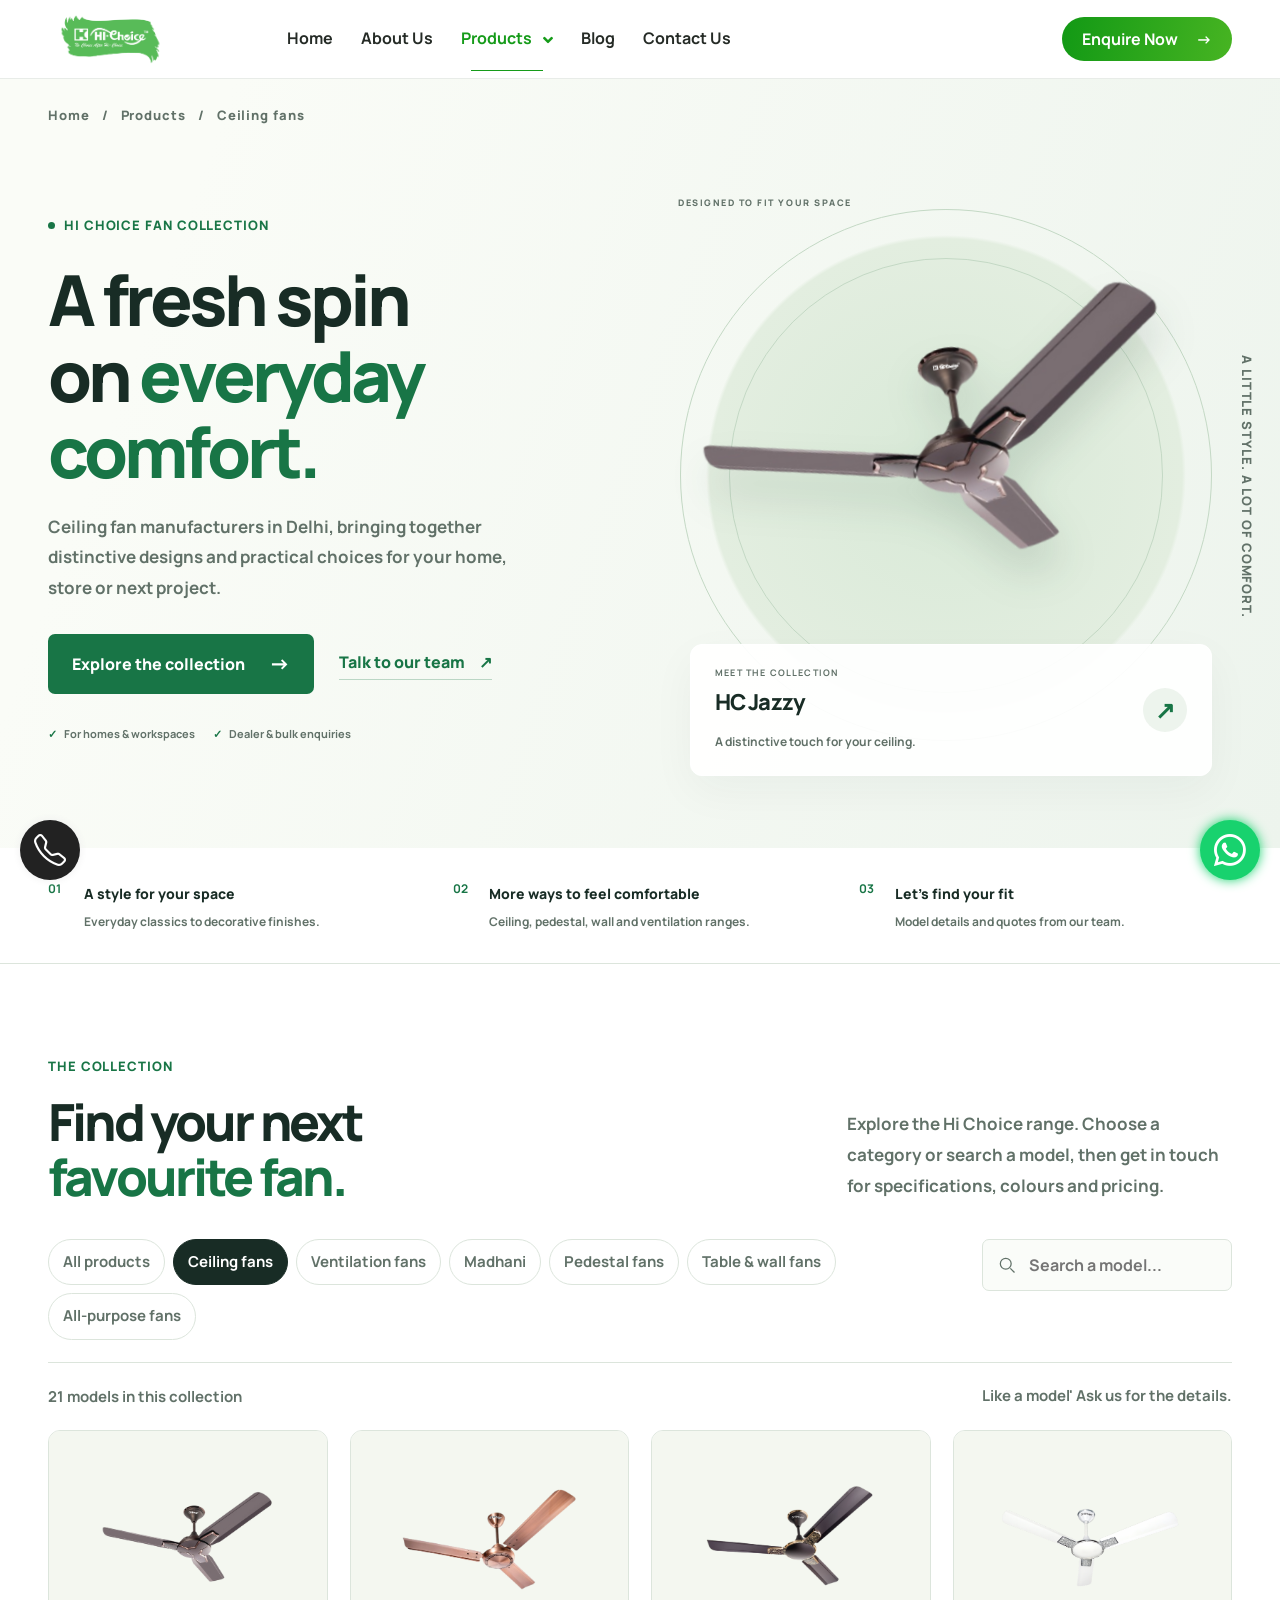
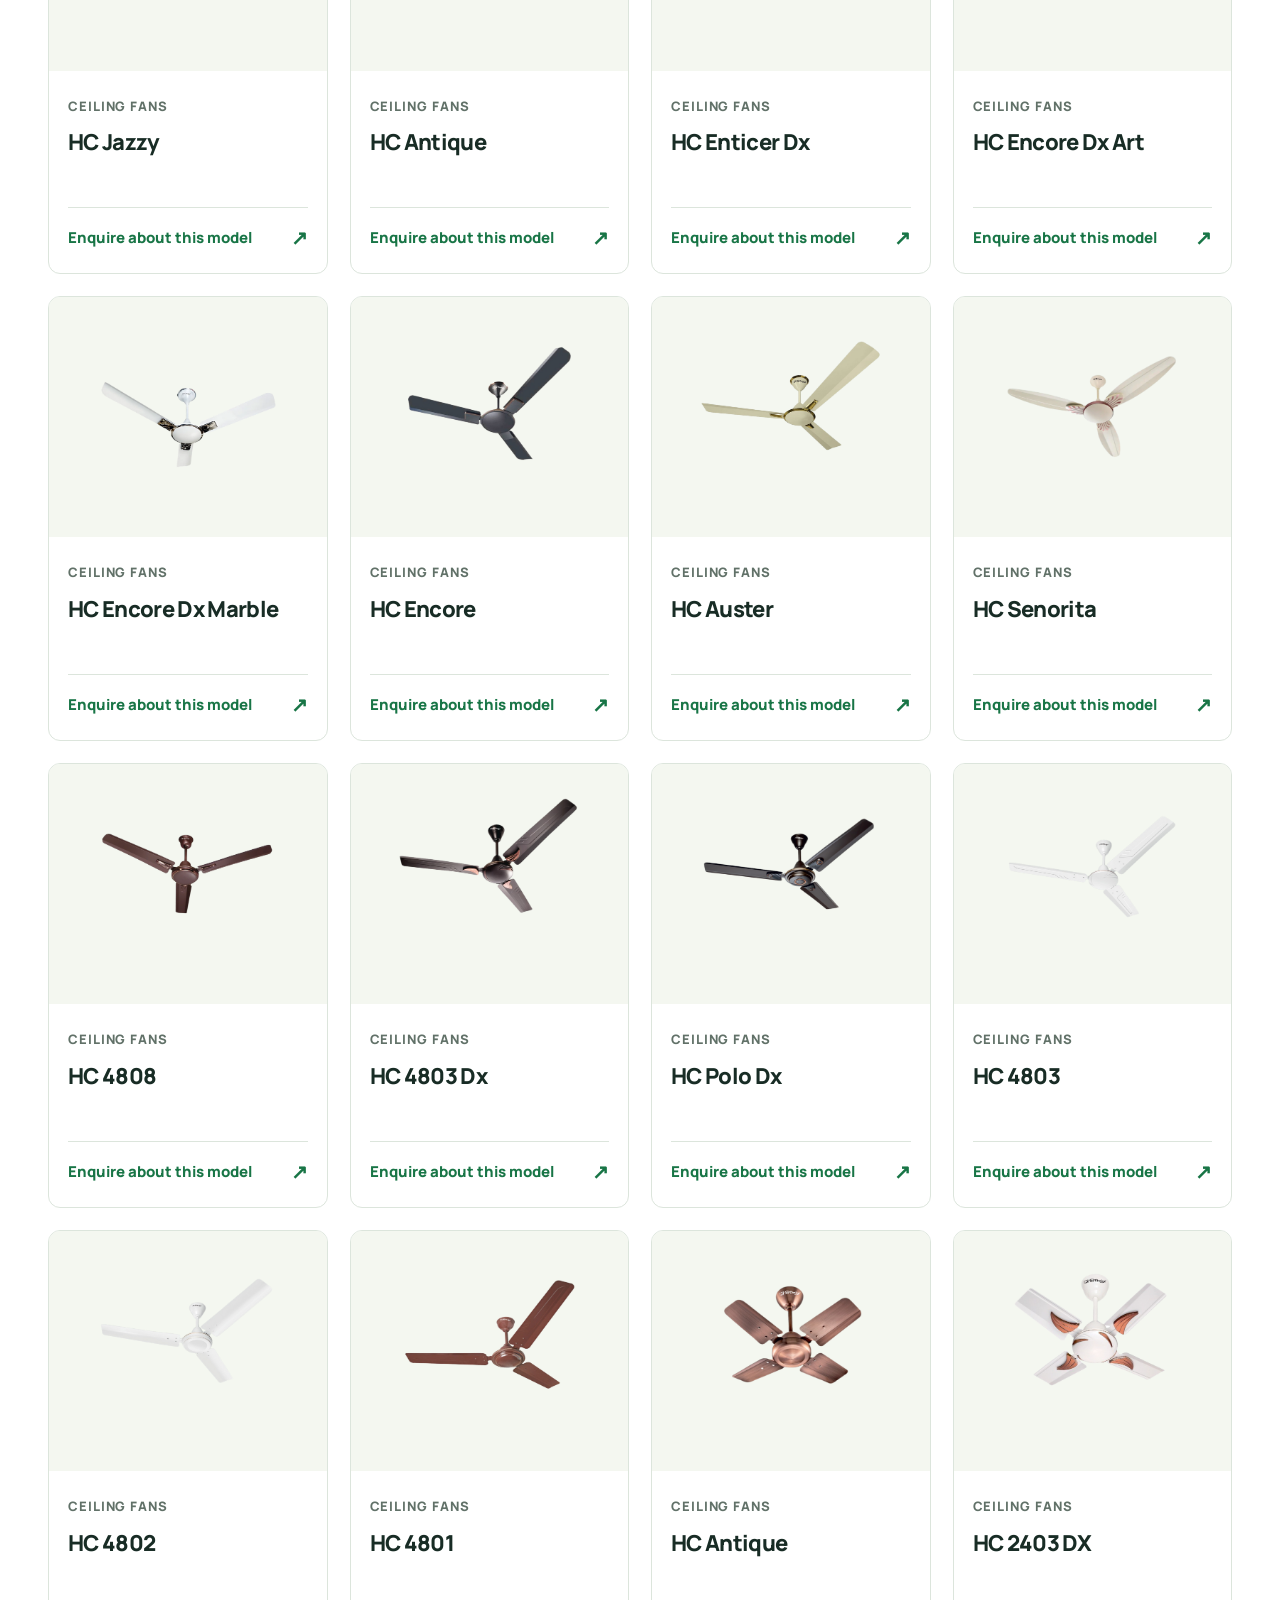
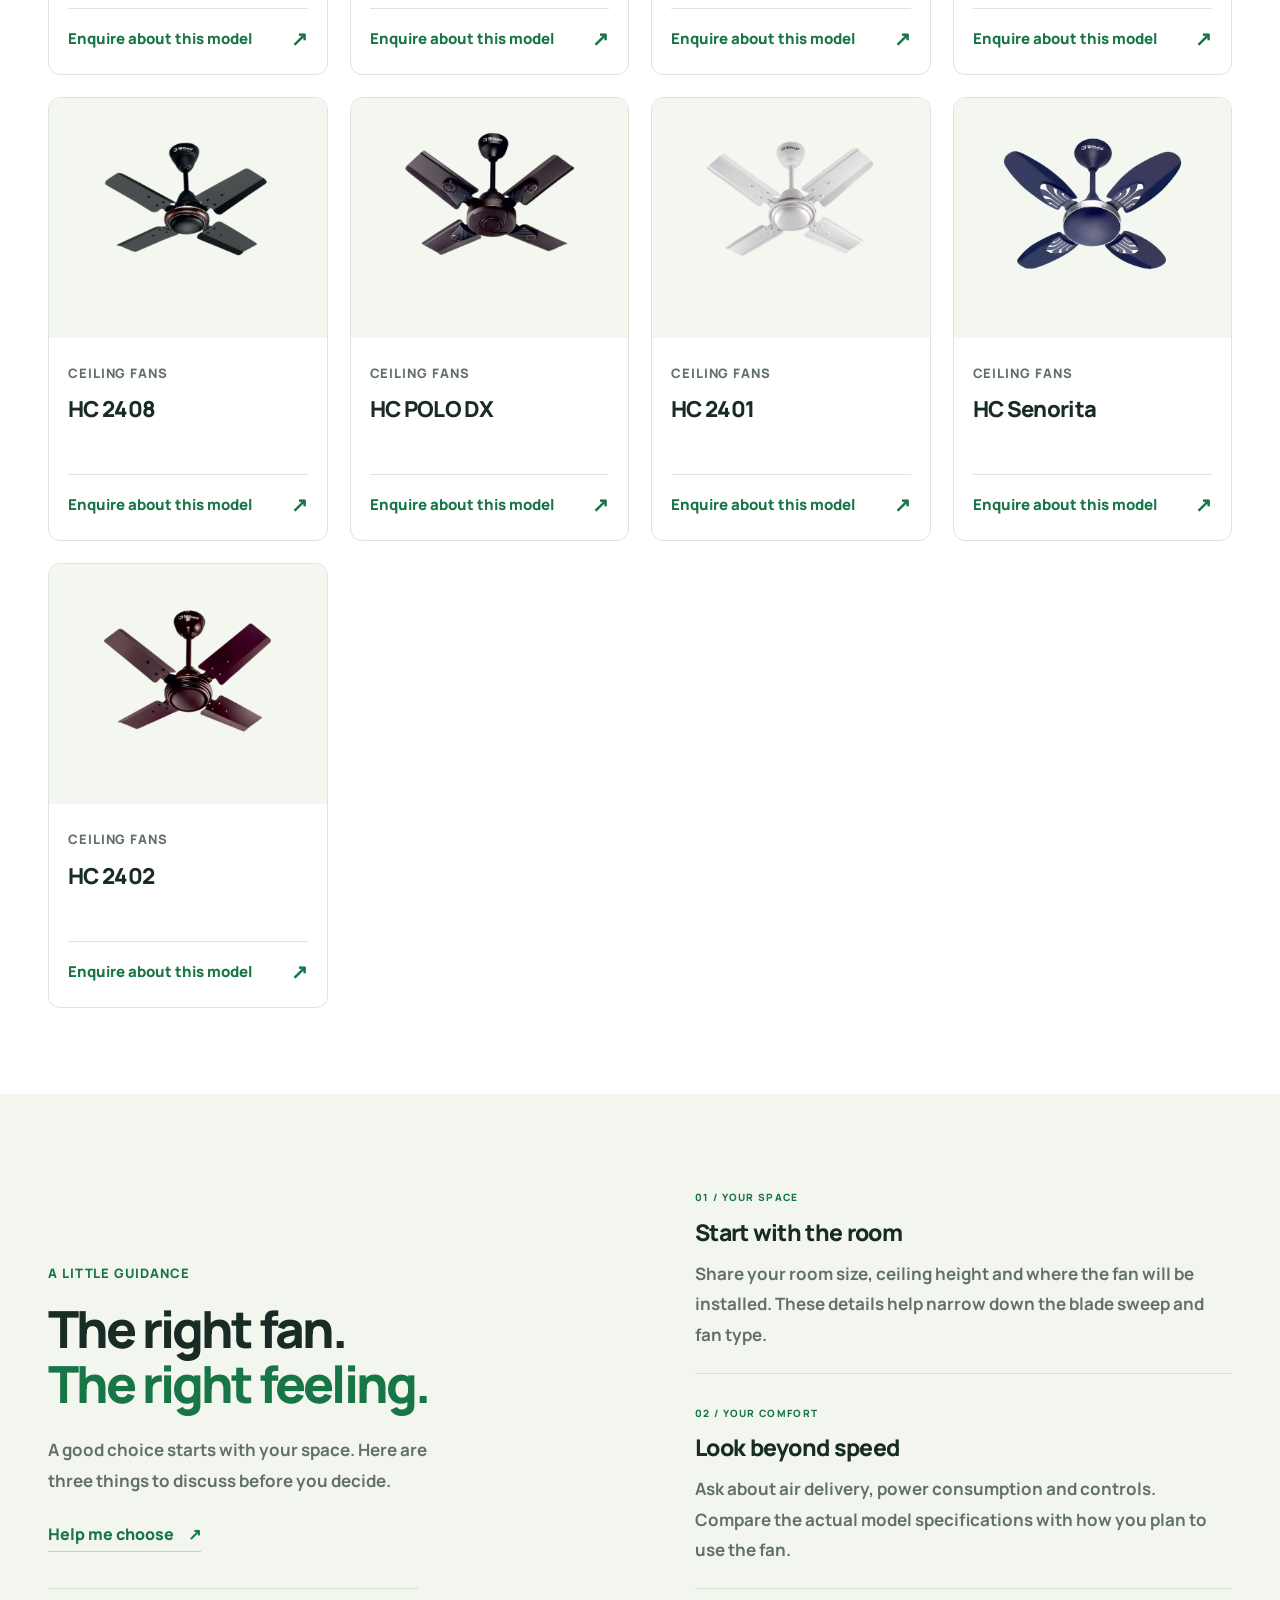
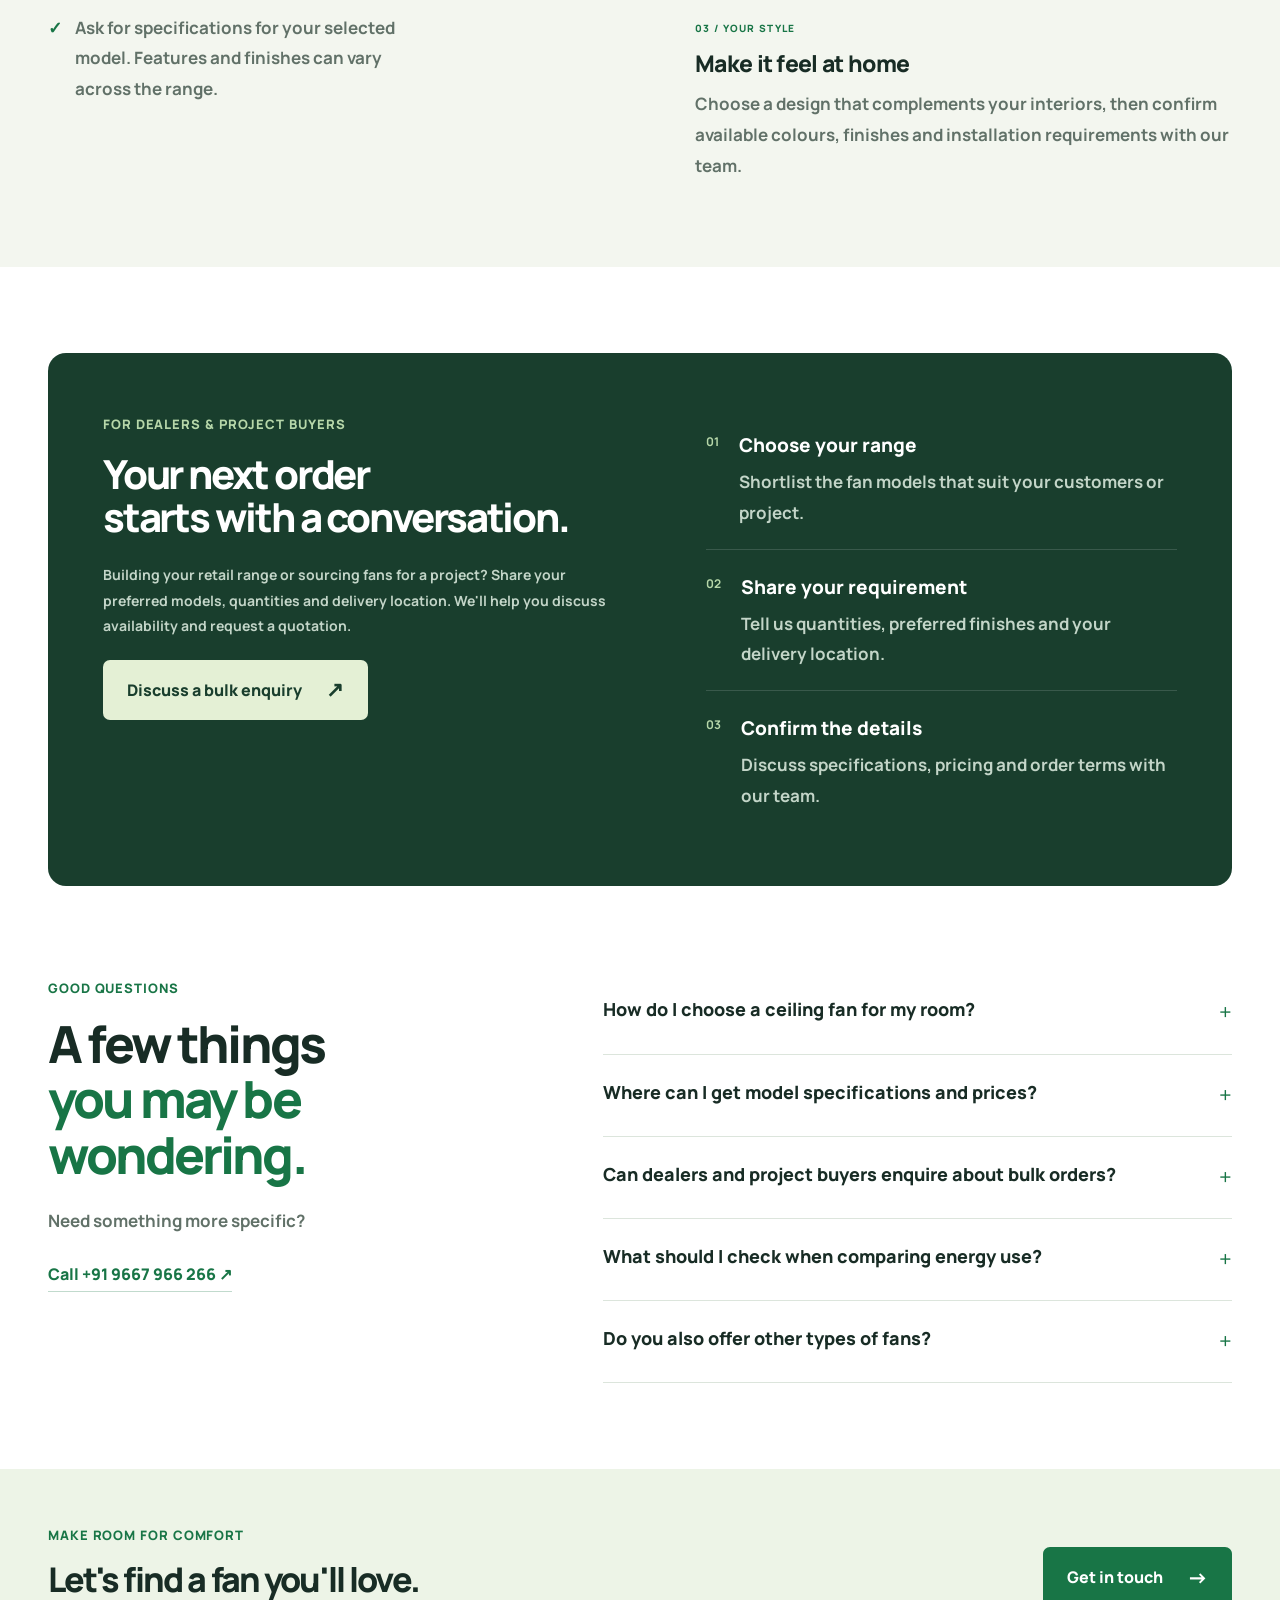
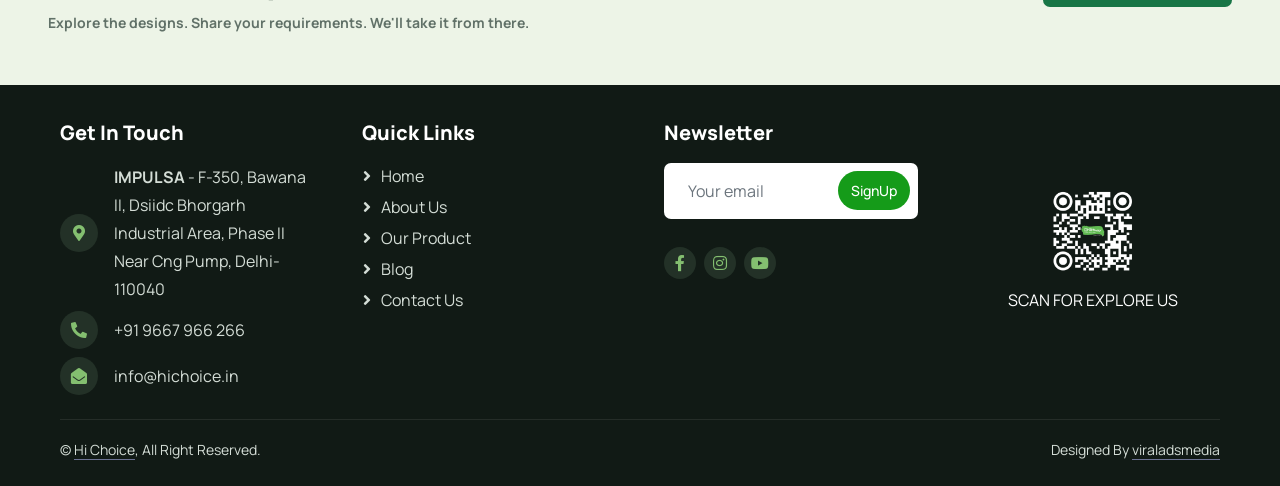
<file: ceiling-fan-manufacturers-delhi.html>
<!DOCTYPE html>
<html lang="en">

<head>
    <meta charset="utf-8">
    <title>Ceiling Fan Manufacturers in Delhi | Explore Hi Choice Fans</title>
    <meta name="description" content="Explore Hi Choice ceiling fans in Delhi, from decorative designs to everyday styles. Browse models, compare your requirements and enquire for dealer or bulk orders.">
<meta name="robots" content="follow, index, max-snippet:-1, max-video-preview:-1, max-image-preview:large"/>
<link rel="canonical" href="https://www.hichoice.in/ceiling-fan-manufacturers-delhi.html" />
    
    <meta content="width=device-width, initial-scale=1.0" name="viewport">

    <!-- Favicon -->
    <link href="img/hlogo.png" rel="icon">

    <!-- Google Web Fonts -->
    <link rel="preconnect" href="https://fonts.googleapis.com">
    <link rel="preconnect" href="https://fonts.gstatic.com" crossorigin>
    <link href="https://fonts.googleapis.com/css2?family=Roboto:wght@400;500&family=Oswald:wght@600&display=swap"
        rel="stylesheet">

    <!-- Icon Font Stylesheet -->
    <link href="https://cdnjs.cloudflare.com/ajax/libs/font-awesome/5.10.0/css/all.min.css" rel="stylesheet">
    <link href="https://cdn.jsdelivr.net/npm/bootstrap-icons@1.4.1/font/bootstrap-icons.css" rel="stylesheet">

    <!-- Customized Bootstrap Stylesheet -->
    <link href="css/bootstrap.min.css" rel="stylesheet">

    <!-- Template Stylesheet -->
    <link href="css/style.css" rel="stylesheet">
<script type="application/ld+json">{
  "@context": "https://schema.org",
  "@type": "FAQPage",
  "mainEntity": [
    {
      "@type": "Question",
      "name": "How do I choose a ceiling fan for my room?",
      "acceptedAnswer": {
        "@type": "Answer",
        "text": "Start with the room dimensions, ceiling height and installation position. Then compare the available blade sweep, air delivery, finish and motor options. Share your room details with Hi Choice to discuss suitable models."
      }
    },
    {
      "@type": "Question",
      "name": "Where can I get model specifications and prices?",
      "acceptedAnswer": {
        "@type": "Answer",
        "text": "Enquire using the button on any product card. Our team can confirm the current specifications, available finishes, price and stock for that model before you order."
      }
    },
    {
      "@type": "Question",
      "name": "Can dealers and project buyers enquire about bulk orders?",
      "acceptedAnswer": {
        "@type": "Answer",
        "text": "Yes. Share the models you are interested in, quantities and delivery location. The Hi Choice team can discuss availability, order terms and a quotation for your requirement."
      }
    },
    {
      "@type": "Question",
      "name": "What should I check when comparing energy use?",
      "acceptedAnswer": {
        "@type": "Answer",
        "text": "Ask for the selected model's rated power consumption, motor type and applicable energy label. Compare these alongside air delivery so you can assess running costs and comfort together."
      }
    },
    {
      "@type": "Question",
      "name": "Do you also offer other types of fans?",
      "acceptedAnswer": {
        "@type": "Answer",
        "text": "The catalogue includes ventilation, pedestal, table and wall, and all-purpose fans, along with Madhani products. Use the category filters to explore each range."
      }
    }
  ]
}</script>
    
    <link href="css/site-shell.css" rel="stylesheet">
    <link href="https://fonts.googleapis.com/css2?family=Manrope:wght@400;500;600;700;800&display=swap" rel="stylesheet">
    <link href="css/ceiling-fans.css" rel="stylesheet">
    <link href="css/product-typography.css" rel="stylesheet">
</head>

<body class="fan-page">
    <a class="fan-skip" href="#fan-main">Skip to content</a>

    <!-- Navbar Start -->
    <header id="header" class="site-header">
        <nav class="navbar navbar-expand-lg">
            <div class="container-fluid px-0">
                <div class="col-md-3 col-8 text-dark">
                    <a class="navbar-brand d-flex " href="index.html">
                        <img class="img-fluid w-50 " src="img/hlogo.png" alt="Hi Choice">

                    </a>
                </div>
                <button type="button" class="navbar-toggler me-4" data-bs-toggle="collapse"
                    data-bs-target="#navbarCollapse" aria-controls="navbarCollapse" aria-expanded="false"
                    aria-label="Toggle navigation">
                    <span class="navbar-toggler-icon fas fa-bars text-white"></span>
                </button>

                <div class="collapse navbar-collapse" id="navbarCollapse">
                    <ul class="navbar-nav ms-auto mb-2 mb-lg-0">
                        <li class="nav-item px-3">
                            <a class="nav-link  " href="index.html">Home</a>
                        </li>
                        <li class="nav-item px-3">
                            <a class="nav-link " href="about2.html">About Us</a>
                        </li>
                        <li class="nav-item px-3 dropdown">
                            <a href="product.html" class="active  nav-link  dropdown-toggle" data-bs-toggle="dropdown"
                                aria-expanded="false" aria-current="page">
                                Products
                            </a>
                            <ul class="dropdown-menu">
                                <li><a class="dropdown-item" href="ceiling-fan-manufacturers-delhi.html">Ceiling
                                        Fans</a></li>
                                <li><a class="dropdown-item" href="electric-iron-manufacturers-delhi.html">Electrical
                                        Iron</a></li>
                                <li><a class="dropdown-item" href="home-appliances-manufacturers-delhi.html">Home
                                        Appliances</a></li>
                                <li><a class="dropdown-item" href="product.html#Heating">Heating Element</a></li>
                                <li><a class="dropdown-item" href="product.html#Geysers">Geysers</a></li>

                                <li><a class="dropdown-item" href="product.html#RoomHeater">Room Heater</a></li>
                                <li><a class="dropdown-item" href="product.html#Kitchen">Kitchen Appliances</a></li>
                                <li><a class="dropdown-item" href="product.html#Mixer">Mixer Grinder</a></li>
                                <li><a class="dropdown-item" href="product.html#Pvc">Pvc Wires & Cables</a></li>
                                <li><a class="dropdown-item" href="product.html#Mosquito">Mosquito Rackets</a></li>
                                <li><a class="dropdown-item" href="product.html#PowerStrip">Power Strip</a></li>
                                <li><a class="dropdown-item" href="product.html#ExtensionCord">Extension cord</a></li>
                                <li><a class="dropdown-item" href="product.html#DoorWater">Door/Water Bell </a></li>
                                <li><a class="dropdown-item" href="product.html#ElectricalAccessories">Electrical
                                        Accessories</a></li>

                            </ul>
                        </li>

                        <li class="nav-item px-3">
                            <a class="nav-link " href="blog2.html">Blog</a>
                        </li>

                        <li class="nav-item px-3">
                            <a class="nav-link " href="contact2.html">Contact Us</a>
                        </li>
                    </ul>

                    <ul class="navbar-nav ms-auto mb-2 mb-lg-0 nav-icon">
                        <div class="d-flex pt-1 m-n1 justify-content-center">
                            <a class="btn btn-lg-square btn-dark text-primary m-1"
                                href="https://www.facebook.com/hichoice.appliances"
                                aria-label="Hi Choice on Facebook"><i class="fab fa-facebook-f"></i></a>
                            <a class="btn btn-lg-square btn-dark text-primary m-1"
                                href="https://www.instagram.com/hichoice.appliances/"
                                aria-label="Hi Choice on Instagram"><i class="fab fa-instagram"></i></a>
                            <a class="btn btn-lg-square btn-dark text-primary m-1"
                                href="https://www.youtube.com/@hichoice.appliances" aria-label="Hi Choice on YouTube"><i
                                    class="fab fa-youtube"></i></a>
                        </div>
                    </ul>

                </div>

                <a class="home-button nav-enquire" href="contact2.html">Enquire Now <span
                        aria-hidden="true">&#8594;</span></a>

            </div>
        </nav>
    </header>
    <!-- Navbar End -->

<main id="fan-main">
<section class="fan-hero">
 <div class="fan-wrap">
  <nav class="fan-breadcrumb" aria-label="Breadcrumb"><a href="index.html">Home</a><span aria-hidden="true">/</span><a href="product.html">Products</a><span aria-hidden="true">/</span><span>Ceiling fans</span></nav>
  <div class="fan-hero-grid">
   <div class="fan-hero-copy"><span class="fan-eyebrow"><span class="fan-dot"></span> HI CHOICE FAN COLLECTION</span><h1>A fresh spin<br>on <em>everyday<br>comfort.</em></h1><p>Ceiling fan manufacturers in Delhi, bringing together distinctive designs and practical choices for your home, store or next project.</p><div class="fan-actions"><a class="fan-button" href="#collection">Explore the collection <span aria-hidden="true">&#8594;</span></a><a class="fan-text-link" href="contact2.html">Talk to our team <span aria-hidden="true">&#8599;</span></a></div><div class="fan-hero-notes"><span>For homes &amp; workspaces</span><span>Dealer &amp; bulk enquiries</span></div></div>
   <div class="fan-hero-visual"><div class="fan-orbit" aria-hidden="true"></div><span class="fan-visual-label">DESIGNED TO FIT YOUR SPACE</span><img class="fan-hero-product" src="img/product/CEILING%20fan/1.png" alt="Hi Choice HC Jazzy ceiling fan in a decorative brown finish" width="539" height="600" fetchpriority="high"><div class="fan-hero-caption"><div><small>MEET THE COLLECTION</small><strong>HC Jazzy</strong><span>A distinctive touch for your ceiling.</span></div><a href="https://api.whatsapp.com/send/?phone=919667966266&amp;text=Hello%20Hi%20Choice%2C%20I%20would%20like%20details%2C%20availability%20and%20pricing%20for%20HC%20Jazzy." aria-label="Enquire about HC Jazzy">&#8599;</a></div><span class="fan-vertical-label" aria-hidden="true">A LITTLE STYLE. A LOT OF COMFORT.</span></div>
  </div>
 </div>
</section>
<section class="fan-value-strip" aria-label="Collection highlights"><div class="fan-wrap"><div><span>01</span><strong>A style for your space</strong><p>Everyday classics to decorative finishes.</p></div><div><span>02</span><strong>More ways to feel comfortable</strong><p>Ceiling, pedestal, wall and ventilation ranges.</p></div><div><span>03</span><strong>Let's find your fit</strong><p>Model details and quotes from our team.</p></div></div></section>
<section class="fan-section" id="collection"><div class="fan-wrap">
 <div class="fan-section-heading"><div><span class="fan-eyebrow">THE COLLECTION</span><h2>Find your next<br><em>favourite fan.</em></h2></div><p>Explore the Hi Choice range. Choose a category or search a model, then get in touch for specifications, colours and pricing.</p></div>
 <div class="fan-catalogue-tools"><div class="fan-filters" role="group" aria-label="Filter products by category"><button type="button" data-filter="all" aria-pressed="true">All products</button><button type="button" id="Ceiling" data-filter="Ceiling" aria-pressed="false">Ceiling fans</button><button type="button" id="Ventilation" data-filter="Ventilation" aria-pressed="false">Ventilation fans</button><button type="button" id="Madhani" data-filter="Madhani" aria-pressed="false">Madhani</button><button type="button" id="Pedstal" data-filter="Pedstal" aria-pressed="false">Pedestal fans</button><button type="button" id="TPW" data-filter="TPW" aria-pressed="false">Table & wall fans</button><button type="button" id="AllPurpose" data-filter="AllPurpose" aria-pressed="false">All-purpose fans</button></div><label class="fan-search"><span class="visually-hidden">Search products by model name</span><svg viewBox="0 0 24 24" width="20" height="20" aria-hidden="true"><circle cx="10.5" cy="10.5" r="6.5"/><path d="m16 16 5 5"/></svg><input type="search" placeholder="Search a model..." id="fan-search" autocomplete="off"></label></div>
 <div class="fan-results"><p id="fan-count" role="status" aria-live="polite">48 models in the collection</p><span>Like a model' Ask us for the details.</span></div>
 <div class="fan-product-grid"><article class="fan-card" data-category="Ceiling" data-name="hc jazzy">
  <a class="fan-card-image" href="https://api.whatsapp.com/send/?phone=919667966266&amp;text=Hello%20Hi%20Choice%2C%20I%20would%20like%20details%2C%20availability%20and%20pricing%20for%20HC%20Jazzy." aria-label="Enquire about HC Jazzy"><img src="img/product/CEILING fan/1.png" alt="HC Jazzy ceiling fans" loading="lazy" decoding="async" width="539" height="600"></a>
  <div class="fan-card-content"><span class="fan-card-category">Ceiling fans</span><h3>HC Jazzy</h3><a class="fan-card-link" href="https://api.whatsapp.com/send/?phone=919667966266&amp;text=Hello%20Hi%20Choice%2C%20I%20would%20like%20details%2C%20availability%20and%20pricing%20for%20HC%20Jazzy.">Enquire about this model <span aria-hidden="true">&#8599;</span></a></div>
</article>
<article class="fan-card" data-category="Ceiling" data-name="hc antique">
  <a class="fan-card-image" href="https://api.whatsapp.com/send/?phone=919667966266&amp;text=Hello%20Hi%20Choice%2C%20I%20would%20like%20details%2C%20availability%20and%20pricing%20for%20HC%20Antique." aria-label="Enquire about HC Antique"><img src="img/product/CEILING fan/2.png" alt="HC Antique ceiling fans" loading="lazy" decoding="async" width="539" height="600"></a>
  <div class="fan-card-content"><span class="fan-card-category">Ceiling fans</span><h3>HC Antique</h3><a class="fan-card-link" href="https://api.whatsapp.com/send/?phone=919667966266&amp;text=Hello%20Hi%20Choice%2C%20I%20would%20like%20details%2C%20availability%20and%20pricing%20for%20HC%20Antique.">Enquire about this model <span aria-hidden="true">&#8599;</span></a></div>
</article>
<article class="fan-card" data-category="Ceiling" data-name="hc enticer dx">
  <a class="fan-card-image" href="https://api.whatsapp.com/send/?phone=919667966266&amp;text=Hello%20Hi%20Choice%2C%20I%20would%20like%20details%2C%20availability%20and%20pricing%20for%20HC%20Enticer%20Dx." aria-label="Enquire about HC Enticer Dx"><img src="img/product/CEILING fan/3.png" alt="HC Enticer Dx ceiling fans" loading="lazy" decoding="async" width="539" height="600"></a>
  <div class="fan-card-content"><span class="fan-card-category">Ceiling fans</span><h3>HC Enticer Dx</h3><a class="fan-card-link" href="https://api.whatsapp.com/send/?phone=919667966266&amp;text=Hello%20Hi%20Choice%2C%20I%20would%20like%20details%2C%20availability%20and%20pricing%20for%20HC%20Enticer%20Dx.">Enquire about this model <span aria-hidden="true">&#8599;</span></a></div>
</article>
<article class="fan-card" data-category="Ceiling" data-name="hc encore dx art">
  <a class="fan-card-image" href="https://api.whatsapp.com/send/?phone=919667966266&amp;text=Hello%20Hi%20Choice%2C%20I%20would%20like%20details%2C%20availability%20and%20pricing%20for%20HC%20Encore%20Dx%20Art." aria-label="Enquire about HC Encore Dx Art"><img src="img/product/CEILING fan/4.png" alt="HC Encore Dx Art ceiling fans" loading="lazy" decoding="async" width="539" height="600"></a>
  <div class="fan-card-content"><span class="fan-card-category">Ceiling fans</span><h3>HC Encore Dx Art</h3><a class="fan-card-link" href="https://api.whatsapp.com/send/?phone=919667966266&amp;text=Hello%20Hi%20Choice%2C%20I%20would%20like%20details%2C%20availability%20and%20pricing%20for%20HC%20Encore%20Dx%20Art.">Enquire about this model <span aria-hidden="true">&#8599;</span></a></div>
</article>
<article class="fan-card" data-category="Ceiling" data-name="hc encore dx marble">
  <a class="fan-card-image" href="https://api.whatsapp.com/send/?phone=919667966266&amp;text=Hello%20Hi%20Choice%2C%20I%20would%20like%20details%2C%20availability%20and%20pricing%20for%20HC%20Encore%20Dx%20Marble." aria-label="Enquire about HC Encore Dx Marble"><img src="img/product/CEILING fan/5.png" alt="HC Encore Dx Marble ceiling fans" loading="lazy" decoding="async" width="539" height="600"></a>
  <div class="fan-card-content"><span class="fan-card-category">Ceiling fans</span><h3>HC Encore Dx Marble</h3><a class="fan-card-link" href="https://api.whatsapp.com/send/?phone=919667966266&amp;text=Hello%20Hi%20Choice%2C%20I%20would%20like%20details%2C%20availability%20and%20pricing%20for%20HC%20Encore%20Dx%20Marble.">Enquire about this model <span aria-hidden="true">&#8599;</span></a></div>
</article>
<article class="fan-card" data-category="Ceiling" data-name="hc encore">
  <a class="fan-card-image" href="https://api.whatsapp.com/send/?phone=919667966266&amp;text=Hello%20Hi%20Choice%2C%20I%20would%20like%20details%2C%20availability%20and%20pricing%20for%20HC%20Encore." aria-label="Enquire about HC Encore"><img src="img/product/CEILING fan/6.png" alt="HC Encore ceiling fans" loading="lazy" decoding="async" width="539" height="600"></a>
  <div class="fan-card-content"><span class="fan-card-category">Ceiling fans</span><h3>HC Encore</h3><a class="fan-card-link" href="https://api.whatsapp.com/send/?phone=919667966266&amp;text=Hello%20Hi%20Choice%2C%20I%20would%20like%20details%2C%20availability%20and%20pricing%20for%20HC%20Encore.">Enquire about this model <span aria-hidden="true">&#8599;</span></a></div>
</article>
<article class="fan-card" data-category="Ceiling" data-name="hc auster">
  <a class="fan-card-image" href="https://api.whatsapp.com/send/?phone=919667966266&amp;text=Hello%20Hi%20Choice%2C%20I%20would%20like%20details%2C%20availability%20and%20pricing%20for%20HC%20Auster." aria-label="Enquire about HC Auster"><img src="img/product/CEILING fan/7.png" alt="HC Auster ceiling fans" loading="lazy" decoding="async" width="539" height="600"></a>
  <div class="fan-card-content"><span class="fan-card-category">Ceiling fans</span><h3>HC Auster</h3><a class="fan-card-link" href="https://api.whatsapp.com/send/?phone=919667966266&amp;text=Hello%20Hi%20Choice%2C%20I%20would%20like%20details%2C%20availability%20and%20pricing%20for%20HC%20Auster.">Enquire about this model <span aria-hidden="true">&#8599;</span></a></div>
</article>
<article class="fan-card" data-category="Ceiling" data-name="hc senorita">
  <a class="fan-card-image" href="https://api.whatsapp.com/send/?phone=919667966266&amp;text=Hello%20Hi%20Choice%2C%20I%20would%20like%20details%2C%20availability%20and%20pricing%20for%20HC%20Senorita." aria-label="Enquire about HC Senorita"><img src="img/product/CEILING fan/8.png" alt="HC Senorita ceiling fans" loading="lazy" decoding="async" width="539" height="600"></a>
  <div class="fan-card-content"><span class="fan-card-category">Ceiling fans</span><h3>HC Senorita</h3><a class="fan-card-link" href="https://api.whatsapp.com/send/?phone=919667966266&amp;text=Hello%20Hi%20Choice%2C%20I%20would%20like%20details%2C%20availability%20and%20pricing%20for%20HC%20Senorita.">Enquire about this model <span aria-hidden="true">&#8599;</span></a></div>
</article>
<article class="fan-card" data-category="Ceiling" data-name="hc 4808">
  <a class="fan-card-image" href="https://api.whatsapp.com/send/?phone=919667966266&amp;text=Hello%20Hi%20Choice%2C%20I%20would%20like%20details%2C%20availability%20and%20pricing%20for%20HC%204808." aria-label="Enquire about HC 4808"><img src="img/product/CEILING fan/9.png" alt="HC 4808 ceiling fans" loading="lazy" decoding="async" width="539" height="600"></a>
  <div class="fan-card-content"><span class="fan-card-category">Ceiling fans</span><h3>HC 4808</h3><a class="fan-card-link" href="https://api.whatsapp.com/send/?phone=919667966266&amp;text=Hello%20Hi%20Choice%2C%20I%20would%20like%20details%2C%20availability%20and%20pricing%20for%20HC%204808.">Enquire about this model <span aria-hidden="true">&#8599;</span></a></div>
</article>
<article class="fan-card" data-category="Ceiling" data-name="hc 4803 dx">
  <a class="fan-card-image" href="https://api.whatsapp.com/send/?phone=919667966266&amp;text=Hello%20Hi%20Choice%2C%20I%20would%20like%20details%2C%20availability%20and%20pricing%20for%20HC%204803%20Dx." aria-label="Enquire about HC 4803 Dx"><img src="img/product/CEILING fan/10.png" alt="HC 4803 Dx ceiling fans" loading="lazy" decoding="async" width="539" height="600"></a>
  <div class="fan-card-content"><span class="fan-card-category">Ceiling fans</span><h3>HC 4803 Dx</h3><a class="fan-card-link" href="https://api.whatsapp.com/send/?phone=919667966266&amp;text=Hello%20Hi%20Choice%2C%20I%20would%20like%20details%2C%20availability%20and%20pricing%20for%20HC%204803%20Dx.">Enquire about this model <span aria-hidden="true">&#8599;</span></a></div>
</article>
<article class="fan-card" data-category="Ceiling" data-name="hc polo dx">
  <a class="fan-card-image" href="https://api.whatsapp.com/send/?phone=919667966266&amp;text=Hello%20Hi%20Choice%2C%20I%20would%20like%20details%2C%20availability%20and%20pricing%20for%20HC%20Polo%20Dx." aria-label="Enquire about HC Polo Dx"><img src="img/product/CEILING fan/11.png" alt="HC Polo Dx ceiling fans" loading="lazy" decoding="async" width="539" height="600"></a>
  <div class="fan-card-content"><span class="fan-card-category">Ceiling fans</span><h3>HC Polo Dx</h3><a class="fan-card-link" href="https://api.whatsapp.com/send/?phone=919667966266&amp;text=Hello%20Hi%20Choice%2C%20I%20would%20like%20details%2C%20availability%20and%20pricing%20for%20HC%20Polo%20Dx.">Enquire about this model <span aria-hidden="true">&#8599;</span></a></div>
</article>
<article class="fan-card" data-category="Ceiling" data-name="hc 4803">
  <a class="fan-card-image" href="https://api.whatsapp.com/send/?phone=919667966266&amp;text=Hello%20Hi%20Choice%2C%20I%20would%20like%20details%2C%20availability%20and%20pricing%20for%20HC%204803." aria-label="Enquire about HC 4803"><img src="img/product/CEILING fan/12.png" alt="HC 4803 ceiling fans" loading="lazy" decoding="async" width="539" height="600"></a>
  <div class="fan-card-content"><span class="fan-card-category">Ceiling fans</span><h3>HC 4803</h3><a class="fan-card-link" href="https://api.whatsapp.com/send/?phone=919667966266&amp;text=Hello%20Hi%20Choice%2C%20I%20would%20like%20details%2C%20availability%20and%20pricing%20for%20HC%204803.">Enquire about this model <span aria-hidden="true">&#8599;</span></a></div>
</article>
<article class="fan-card" data-category="Ceiling" data-name="hc 4802">
  <a class="fan-card-image" href="https://api.whatsapp.com/send/?phone=919667966266&amp;text=Hello%20Hi%20Choice%2C%20I%20would%20like%20details%2C%20availability%20and%20pricing%20for%20HC%204802." aria-label="Enquire about HC 4802"><img src="img/product/CEILING fan/13.png" alt="HC 4802 ceiling fans" loading="lazy" decoding="async" width="539" height="600"></a>
  <div class="fan-card-content"><span class="fan-card-category">Ceiling fans</span><h3>HC 4802</h3><a class="fan-card-link" href="https://api.whatsapp.com/send/?phone=919667966266&amp;text=Hello%20Hi%20Choice%2C%20I%20would%20like%20details%2C%20availability%20and%20pricing%20for%20HC%204802.">Enquire about this model <span aria-hidden="true">&#8599;</span></a></div>
</article>
<article class="fan-card" data-category="Ceiling" data-name="hc 4801">
  <a class="fan-card-image" href="https://api.whatsapp.com/send/?phone=919667966266&amp;text=Hello%20Hi%20Choice%2C%20I%20would%20like%20details%2C%20availability%20and%20pricing%20for%20HC%204801." aria-label="Enquire about HC 4801"><img src="img/product/CEILING fan/14.png" alt="HC 4801 ceiling fans" loading="lazy" decoding="async" width="539" height="600"></a>
  <div class="fan-card-content"><span class="fan-card-category">Ceiling fans</span><h3>HC 4801</h3><a class="fan-card-link" href="https://api.whatsapp.com/send/?phone=919667966266&amp;text=Hello%20Hi%20Choice%2C%20I%20would%20like%20details%2C%20availability%20and%20pricing%20for%20HC%204801.">Enquire about this model <span aria-hidden="true">&#8599;</span></a></div>
</article>
<article class="fan-card" data-category="Ceiling" data-name="hc antique">
  <a class="fan-card-image" href="https://api.whatsapp.com/send/?phone=919667966266&amp;text=Hello%20Hi%20Choice%2C%20I%20would%20like%20details%2C%20availability%20and%20pricing%20for%20HC%20Antique." aria-label="Enquire about HC Antique"><img src="img/product/CEILING fan/15.png" alt="HC Antique ceiling fans" loading="lazy" decoding="async" width="539" height="600"></a>
  <div class="fan-card-content"><span class="fan-card-category">Ceiling fans</span><h3>HC Antique</h3><a class="fan-card-link" href="https://api.whatsapp.com/send/?phone=919667966266&amp;text=Hello%20Hi%20Choice%2C%20I%20would%20like%20details%2C%20availability%20and%20pricing%20for%20HC%20Antique.">Enquire about this model <span aria-hidden="true">&#8599;</span></a></div>
</article>
<article class="fan-card" data-category="Ceiling" data-name="hc 2403 dx">
  <a class="fan-card-image" href="https://api.whatsapp.com/send/?phone=919667966266&amp;text=Hello%20Hi%20Choice%2C%20I%20would%20like%20details%2C%20availability%20and%20pricing%20for%20HC%202403%20DX." aria-label="Enquire about HC 2403 DX"><img src="img/product/CEILING fan/16.png" alt="HC 2403 DX ceiling fans" loading="lazy" decoding="async" width="539" height="600"></a>
  <div class="fan-card-content"><span class="fan-card-category">Ceiling fans</span><h3>HC 2403 DX</h3><a class="fan-card-link" href="https://api.whatsapp.com/send/?phone=919667966266&amp;text=Hello%20Hi%20Choice%2C%20I%20would%20like%20details%2C%20availability%20and%20pricing%20for%20HC%202403%20DX.">Enquire about this model <span aria-hidden="true">&#8599;</span></a></div>
</article>
<article class="fan-card" data-category="Ceiling" data-name="hc 2408">
  <a class="fan-card-image" href="https://api.whatsapp.com/send/?phone=919667966266&amp;text=Hello%20Hi%20Choice%2C%20I%20would%20like%20details%2C%20availability%20and%20pricing%20for%20HC%202408." aria-label="Enquire about HC 2408"><img src="img/product/CEILING fan/17.png" alt="HC 2408 ceiling fans" loading="lazy" decoding="async" width="539" height="600"></a>
  <div class="fan-card-content"><span class="fan-card-category">Ceiling fans</span><h3>HC 2408</h3><a class="fan-card-link" href="https://api.whatsapp.com/send/?phone=919667966266&amp;text=Hello%20Hi%20Choice%2C%20I%20would%20like%20details%2C%20availability%20and%20pricing%20for%20HC%202408.">Enquire about this model <span aria-hidden="true">&#8599;</span></a></div>
</article>
<article class="fan-card" data-category="Ceiling" data-name="hc polo dx">
  <a class="fan-card-image" href="https://api.whatsapp.com/send/?phone=919667966266&amp;text=Hello%20Hi%20Choice%2C%20I%20would%20like%20details%2C%20availability%20and%20pricing%20for%20HC%20POLO%20DX." aria-label="Enquire about HC POLO DX"><img src="img/product/CEILING fan/18.png" alt="HC POLO DX ceiling fans" loading="lazy" decoding="async" width="539" height="600"></a>
  <div class="fan-card-content"><span class="fan-card-category">Ceiling fans</span><h3>HC POLO DX</h3><a class="fan-card-link" href="https://api.whatsapp.com/send/?phone=919667966266&amp;text=Hello%20Hi%20Choice%2C%20I%20would%20like%20details%2C%20availability%20and%20pricing%20for%20HC%20POLO%20DX.">Enquire about this model <span aria-hidden="true">&#8599;</span></a></div>
</article>
<article class="fan-card" data-category="Ceiling" data-name="hc 2401">
  <a class="fan-card-image" href="https://api.whatsapp.com/send/?phone=919667966266&amp;text=Hello%20Hi%20Choice%2C%20I%20would%20like%20details%2C%20availability%20and%20pricing%20for%20HC%202401." aria-label="Enquire about HC 2401"><img src="img/product/CEILING fan/19.png" alt="HC 2401 ceiling fans" loading="lazy" decoding="async" width="539" height="600"></a>
  <div class="fan-card-content"><span class="fan-card-category">Ceiling fans</span><h3>HC 2401</h3><a class="fan-card-link" href="https://api.whatsapp.com/send/?phone=919667966266&amp;text=Hello%20Hi%20Choice%2C%20I%20would%20like%20details%2C%20availability%20and%20pricing%20for%20HC%202401.">Enquire about this model <span aria-hidden="true">&#8599;</span></a></div>
</article>
<article class="fan-card" data-category="Ceiling" data-name="hc senorita">
  <a class="fan-card-image" href="https://api.whatsapp.com/send/?phone=919667966266&amp;text=Hello%20Hi%20Choice%2C%20I%20would%20like%20details%2C%20availability%20and%20pricing%20for%20HC%20Senorita." aria-label="Enquire about HC Senorita"><img src="img/product/CEILING fan/20.png" alt="HC Senorita ceiling fans" loading="lazy" decoding="async" width="539" height="600"></a>
  <div class="fan-card-content"><span class="fan-card-category">Ceiling fans</span><h3>HC Senorita</h3><a class="fan-card-link" href="https://api.whatsapp.com/send/?phone=919667966266&amp;text=Hello%20Hi%20Choice%2C%20I%20would%20like%20details%2C%20availability%20and%20pricing%20for%20HC%20Senorita.">Enquire about this model <span aria-hidden="true">&#8599;</span></a></div>
</article>
<article class="fan-card" data-category="Ceiling" data-name="hc 2402">
  <a class="fan-card-image" href="https://api.whatsapp.com/send/?phone=919667966266&amp;text=Hello%20Hi%20Choice%2C%20I%20would%20like%20details%2C%20availability%20and%20pricing%20for%20HC%202402." aria-label="Enquire about HC 2402"><img src="img/product/CEILING fan/21.png" alt="HC 2402 ceiling fans" loading="lazy" decoding="async" width="539" height="600"></a>
  <div class="fan-card-content"><span class="fan-card-category">Ceiling fans</span><h3>HC 2402</h3><a class="fan-card-link" href="https://api.whatsapp.com/send/?phone=919667966266&amp;text=Hello%20Hi%20Choice%2C%20I%20would%20like%20details%2C%20availability%20and%20pricing%20for%20HC%202402.">Enquire about this model <span aria-hidden="true">&#8599;</span></a></div>
</article>
<article class="fan-card" data-category="Ventilation" data-name="hc vento 10&quot;">
  <a class="fan-card-image" href="https://api.whatsapp.com/send/?phone=919667966266&amp;text=Hello%20Hi%20Choice%2C%20I%20would%20like%20details%2C%20availability%20and%20pricing%20for%20HC%20Vento%2010%22." aria-label="Enquire about HC Vento 10&quot;"><img src="img/product/VENTILATION-FANS/1.png" alt="HC Vento 10&quot; ventilation fans" loading="lazy" decoding="async" width="539" height="600"></a>
  <div class="fan-card-content"><span class="fan-card-category">Ventilation fans</span><h3>HC Vento 10&quot;</h3><a class="fan-card-link" href="https://api.whatsapp.com/send/?phone=919667966266&amp;text=Hello%20Hi%20Choice%2C%20I%20would%20like%20details%2C%20availability%20and%20pricing%20for%20HC%20Vento%2010%22.">Enquire about this model <span aria-hidden="true">&#8599;</span></a></div>
</article>
<article class="fan-card" data-category="Ventilation" data-name="hc vento 8&quot;">
  <a class="fan-card-image" href="https://api.whatsapp.com/send/?phone=919667966266&amp;text=Hello%20Hi%20Choice%2C%20I%20would%20like%20details%2C%20availability%20and%20pricing%20for%20HC%20Vento%208%22." aria-label="Enquire about HC Vento 8&quot;"><img src="img/product/VENTILATION-FANS/2.png" alt="HC Vento 8&quot; ventilation fans" loading="lazy" decoding="async" width="539" height="600"></a>
  <div class="fan-card-content"><span class="fan-card-category">Ventilation fans</span><h3>HC Vento 8&quot;</h3><a class="fan-card-link" href="https://api.whatsapp.com/send/?phone=919667966266&amp;text=Hello%20Hi%20Choice%2C%20I%20would%20like%20details%2C%20availability%20and%20pricing%20for%20HC%20Vento%208%22.">Enquire about this model <span aria-hidden="true">&#8599;</span></a></div>
</article>
<article class="fan-card" data-category="Ventilation" data-name="hc vento 6&quot;">
  <a class="fan-card-image" href="https://api.whatsapp.com/send/?phone=919667966266&amp;text=Hello%20Hi%20Choice%2C%20I%20would%20like%20details%2C%20availability%20and%20pricing%20for%20HC%20Vento%206%22." aria-label="Enquire about HC Vento 6&quot;"><img src="img/product/VENTILATION-FANS/3.png" alt="HC Vento 6&quot; ventilation fans" loading="lazy" decoding="async" width="539" height="600"></a>
  <div class="fan-card-content"><span class="fan-card-category">Ventilation fans</span><h3>HC Vento 6&quot;</h3><a class="fan-card-link" href="https://api.whatsapp.com/send/?phone=919667966266&amp;text=Hello%20Hi%20Choice%2C%20I%20would%20like%20details%2C%20availability%20and%20pricing%20for%20HC%20Vento%206%22.">Enquire about this model <span aria-hidden="true">&#8599;</span></a></div>
</article>
<article class="fan-card" data-category="Ventilation" data-name="hc hexa super">
  <a class="fan-card-image" href="https://api.whatsapp.com/send/?phone=919667966266&amp;text=Hello%20Hi%20Choice%2C%20I%20would%20like%20details%2C%20availability%20and%20pricing%20for%20HC%20Hexa%20Super." aria-label="Enquire about HC Hexa Super"><img src="img/product/VENTILATION-FANS/4.png" alt="HC Hexa Super ventilation fans" loading="lazy" decoding="async" width="539" height="600"></a>
  <div class="fan-card-content"><span class="fan-card-category">Ventilation fans</span><h3>HC Hexa Super</h3><a class="fan-card-link" href="https://api.whatsapp.com/send/?phone=919667966266&amp;text=Hello%20Hi%20Choice%2C%20I%20would%20like%20details%2C%20availability%20and%20pricing%20for%20HC%20Hexa%20Super.">Enquire about this model <span aria-hidden="true">&#8599;</span></a></div>
</article>
<article class="fan-card" data-category="Ventilation" data-name="hc hexa">
  <a class="fan-card-image" href="https://api.whatsapp.com/send/?phone=919667966266&amp;text=Hello%20Hi%20Choice%2C%20I%20would%20like%20details%2C%20availability%20and%20pricing%20for%20HC%20Hexa." aria-label="Enquire about HC Hexa"><img src="img/product/VENTILATION-FANS/5.png" alt="HC Hexa ventilation fans" loading="lazy" decoding="async" width="539" height="600"></a>
  <div class="fan-card-content"><span class="fan-card-category">Ventilation fans</span><h3>HC Hexa</h3><a class="fan-card-link" href="https://api.whatsapp.com/send/?phone=919667966266&amp;text=Hello%20Hi%20Choice%2C%20I%20would%20like%20details%2C%20availability%20and%20pricing%20for%20HC%20Hexa.">Enquire about this model <span aria-hidden="true">&#8599;</span></a></div>
</article>
<article class="fan-card" data-category="Ventilation" data-name="hc fresco">
  <a class="fan-card-image" href="https://api.whatsapp.com/send/?phone=919667966266&amp;text=Hello%20Hi%20Choice%2C%20I%20would%20like%20details%2C%20availability%20and%20pricing%20for%20HC%20Fresco." aria-label="Enquire about HC Fresco"><img src="img/product/VENTILATION-FANS/6.png" alt="HC Fresco ventilation fans" loading="lazy" decoding="async" width="539" height="600"></a>
  <div class="fan-card-content"><span class="fan-card-category">Ventilation fans</span><h3>HC Fresco</h3><a class="fan-card-link" href="https://api.whatsapp.com/send/?phone=919667966266&amp;text=Hello%20Hi%20Choice%2C%20I%20would%20like%20details%2C%20availability%20and%20pricing%20for%20HC%20Fresco.">Enquire about this model <span aria-hidden="true">&#8599;</span></a></div>
</article>
<article class="fan-card" data-category="Ventilation" data-name="hc trendz">
  <a class="fan-card-image" href="https://api.whatsapp.com/send/?phone=919667966266&amp;text=Hello%20Hi%20Choice%2C%20I%20would%20like%20details%2C%20availability%20and%20pricing%20for%20HC%20Trendz." aria-label="Enquire about HC Trendz"><img src="img/product/VENTILATION-FANS/7.png" alt="HC Trendz ventilation fans" loading="lazy" decoding="async" width="539" height="600"></a>
  <div class="fan-card-content"><span class="fan-card-category">Ventilation fans</span><h3>HC Trendz</h3><a class="fan-card-link" href="https://api.whatsapp.com/send/?phone=919667966266&amp;text=Hello%20Hi%20Choice%2C%20I%20would%20like%20details%2C%20availability%20and%20pricing%20for%20HC%20Trendz.">Enquire about this model <span aria-hidden="true">&#8599;</span></a></div>
</article>
<article class="fan-card" data-category="Ventilation" data-name="hc turbo">
  <a class="fan-card-image" href="https://api.whatsapp.com/send/?phone=919667966266&amp;text=Hello%20Hi%20Choice%2C%20I%20would%20like%20details%2C%20availability%20and%20pricing%20for%20HC%20Turbo." aria-label="Enquire about HC Turbo"><img src="img/product/VENTILATION-FANS/8.png" alt="HC Turbo ventilation fans" loading="lazy" decoding="async" width="539" height="600"></a>
  <div class="fan-card-content"><span class="fan-card-category">Ventilation fans</span><h3>HC Turbo</h3><a class="fan-card-link" href="https://api.whatsapp.com/send/?phone=919667966266&amp;text=Hello%20Hi%20Choice%2C%20I%20would%20like%20details%2C%20availability%20and%20pricing%20for%20HC%20Turbo.">Enquire about this model <span aria-hidden="true">&#8599;</span></a></div>
</article>
<article class="fan-card" data-category="Madhani" data-name="hc madhani ss thali/ wood chakla">
  <a class="fan-card-image" href="https://api.whatsapp.com/send/?phone=919667966266&amp;text=Hello%20Hi%20Choice%2C%20I%20would%20like%20details%2C%20availability%20and%20pricing%20for%20HC%20Madhani%20SS%20THALI%2F%20Wood%20Chakla." aria-label="Enquire about HC Madhani SS THALI/ Wood Chakla"><img src="img/product/Madhani/1.png" alt="HC Madhani SS THALI/ Wood Chakla madhani" loading="lazy" decoding="async" width="539" height="600"></a>
  <div class="fan-card-content"><span class="fan-card-category">Madhani</span><h3>HC Madhani SS THALI/ Wood Chakla</h3><a class="fan-card-link" href="https://api.whatsapp.com/send/?phone=919667966266&amp;text=Hello%20Hi%20Choice%2C%20I%20would%20like%20details%2C%20availability%20and%20pricing%20for%20HC%20Madhani%20SS%20THALI%2F%20Wood%20Chakla.">Enquire about this model <span aria-hidden="true">&#8599;</span></a></div>
</article>
<article class="fan-card" data-category="Madhani" data-name="hc mini madhani ss thali">
  <a class="fan-card-image" href="https://api.whatsapp.com/send/?phone=919667966266&amp;text=Hello%20Hi%20Choice%2C%20I%20would%20like%20details%2C%20availability%20and%20pricing%20for%20HC%20Mini%20Madhani%20SS%20THALI." aria-label="Enquire about HC Mini Madhani SS THALI"><img src="img/product/Madhani/2.png" alt="HC Mini Madhani SS THALI madhani" loading="lazy" decoding="async" width="539" height="600"></a>
  <div class="fan-card-content"><span class="fan-card-category">Madhani</span><h3>HC Mini Madhani SS THALI</h3><a class="fan-card-link" href="https://api.whatsapp.com/send/?phone=919667966266&amp;text=Hello%20Hi%20Choice%2C%20I%20would%20like%20details%2C%20availability%20and%20pricing%20for%20HC%20Mini%20Madhani%20SS%20THALI.">Enquire about this model <span aria-hidden="true">&#8599;</span></a></div>
</article>
<article class="fan-card" data-category="Madhani" data-name="hc madhana wood chakla">
  <a class="fan-card-image" href="https://api.whatsapp.com/send/?phone=919667966266&amp;text=Hello%20Hi%20Choice%2C%20I%20would%20like%20details%2C%20availability%20and%20pricing%20for%20HC%20Madhana%20Wood%20Chakla." aria-label="Enquire about HC Madhana Wood Chakla"><img src="img/product/Madhani/3.png" alt="HC Madhana Wood Chakla madhani" loading="lazy" decoding="async" width="539" height="600"></a>
  <div class="fan-card-content"><span class="fan-card-category">Madhani</span><h3>HC Madhana Wood Chakla</h3><a class="fan-card-link" href="https://api.whatsapp.com/send/?phone=919667966266&amp;text=Hello%20Hi%20Choice%2C%20I%20would%20like%20details%2C%20availability%20and%20pricing%20for%20HC%20Madhana%20Wood%20Chakla.">Enquire about this model <span aria-hidden="true">&#8599;</span></a></div>
</article>
<article class="fan-card" data-category="Pedstal" data-name="hc trendy eco 16&quot;">
  <a class="fan-card-image" href="https://api.whatsapp.com/send/?phone=919667966266&amp;text=Hello%20Hi%20Choice%2C%20I%20would%20like%20details%2C%20availability%20and%20pricing%20for%20HC%20Trendy%20ECO%2016%22." aria-label="Enquire about HC Trendy ECO 16&quot;"><img src="img/product/PEDSTAL-FANS/1.png" alt="HC Trendy ECO 16&quot; pedestal fans" loading="lazy" decoding="async" width="539" height="600"></a>
  <div class="fan-card-content"><span class="fan-card-category">Pedestal fans</span><h3>HC Trendy ECO 16&quot;</h3><a class="fan-card-link" href="https://api.whatsapp.com/send/?phone=919667966266&amp;text=Hello%20Hi%20Choice%2C%20I%20would%20like%20details%2C%20availability%20and%20pricing%20for%20HC%20Trendy%20ECO%2016%22.">Enquire about this model <span aria-hidden="true">&#8599;</span></a></div>
</article>
<article class="fan-card" data-category="Pedstal" data-name="hc trendy dx 16&quot;">
  <a class="fan-card-image" href="https://api.whatsapp.com/send/?phone=919667966266&amp;text=Hello%20Hi%20Choice%2C%20I%20would%20like%20details%2C%20availability%20and%20pricing%20for%20HC%20Trendy%20DX%2016%22." aria-label="Enquire about HC Trendy DX 16&quot;"><img src="img/product/PEDSTAL-FANS/2.png" alt="HC Trendy DX 16&quot; pedestal fans" loading="lazy" decoding="async" width="539" height="600"></a>
  <div class="fan-card-content"><span class="fan-card-category">Pedestal fans</span><h3>HC Trendy DX 16&quot;</h3><a class="fan-card-link" href="https://api.whatsapp.com/send/?phone=919667966266&amp;text=Hello%20Hi%20Choice%2C%20I%20would%20like%20details%2C%20availability%20and%20pricing%20for%20HC%20Trendy%20DX%2016%22.">Enquire about this model <span aria-hidden="true">&#8599;</span></a></div>
</article>
<article class="fan-card" data-category="Pedstal" data-name="hc passion 18&quot;">
  <a class="fan-card-image" href="https://api.whatsapp.com/send/?phone=919667966266&amp;text=Hello%20Hi%20Choice%2C%20I%20would%20like%20details%2C%20availability%20and%20pricing%20for%20HC%20Passion%2018%22." aria-label="Enquire about HC Passion 18&quot;"><img src="img/product/PEDSTAL-FANS/3.png" alt="HC Passion 18&quot; pedestal fans" loading="lazy" decoding="async" width="539" height="600"></a>
  <div class="fan-card-content"><span class="fan-card-category">Pedestal fans</span><h3>HC Passion 18&quot;</h3><a class="fan-card-link" href="https://api.whatsapp.com/send/?phone=919667966266&amp;text=Hello%20Hi%20Choice%2C%20I%20would%20like%20details%2C%20availability%20and%20pricing%20for%20HC%20Passion%2018%22.">Enquire about this model <span aria-hidden="true">&#8599;</span></a></div>
</article>
<article class="fan-card" data-category="Pedstal" data-name="hc duster 20&quot;">
  <a class="fan-card-image" href="https://api.whatsapp.com/send/?phone=919667966266&amp;text=Hello%20Hi%20Choice%2C%20I%20would%20like%20details%2C%20availability%20and%20pricing%20for%20HC%20Duster%2020%22." aria-label="Enquire about HC Duster 20&quot;"><img src="img/product/PEDSTAL-FANS/4.png" alt="HC Duster 20&quot; pedestal fans" loading="lazy" decoding="async" width="539" height="600"></a>
  <div class="fan-card-content"><span class="fan-card-category">Pedestal fans</span><h3>HC Duster 20&quot;</h3><a class="fan-card-link" href="https://api.whatsapp.com/send/?phone=919667966266&amp;text=Hello%20Hi%20Choice%2C%20I%20would%20like%20details%2C%20availability%20and%20pricing%20for%20HC%20Duster%2020%22.">Enquire about this model <span aria-hidden="true">&#8599;</span></a></div>
</article>
<article class="fan-card" data-category="TPW" data-name="hc dezire wall fan">
  <a class="fan-card-image" href="https://api.whatsapp.com/send/?phone=919667966266&amp;text=Hello%20Hi%20Choice%2C%20I%20would%20like%20details%2C%20availability%20and%20pricing%20for%20HC%20Dezire%20Wall%20Fan." aria-label="Enquire about HC Dezire Wall Fan"><img src="img/product/TPW-FANS/1.png" alt="HC Dezire Wall Fan table & wall fans" loading="lazy" decoding="async" width="539" height="600"></a>
  <div class="fan-card-content"><span class="fan-card-category">Table & wall fans</span><h3>HC Dezire Wall Fan</h3><a class="fan-card-link" href="https://api.whatsapp.com/send/?phone=919667966266&amp;text=Hello%20Hi%20Choice%2C%20I%20would%20like%20details%2C%20availability%20and%20pricing%20for%20HC%20Dezire%20Wall%20Fan.">Enquire about this model <span aria-hidden="true">&#8599;</span></a></div>
</article>
<article class="fan-card" data-category="TPW" data-name="hc dezire pedestal fan">
  <a class="fan-card-image" href="https://api.whatsapp.com/send/?phone=919667966266&amp;text=Hello%20Hi%20Choice%2C%20I%20would%20like%20details%2C%20availability%20and%20pricing%20for%20HC%20Dezire%20Pedestal%20Fan." aria-label="Enquire about HC Dezire Pedestal Fan"><img src="img/product/TPW-FANS/2.png" alt="HC Dezire Pedestal Fan table & wall fans" loading="lazy" decoding="async" width="539" height="600"></a>
  <div class="fan-card-content"><span class="fan-card-category">Table & wall fans</span><h3>HC Dezire Pedestal Fan</h3><a class="fan-card-link" href="https://api.whatsapp.com/send/?phone=919667966266&amp;text=Hello%20Hi%20Choice%2C%20I%20would%20like%20details%2C%20availability%20and%20pricing%20for%20HC%20Dezire%20Pedestal%20Fan.">Enquire about this model <span aria-hidden="true">&#8599;</span></a></div>
</article>
<article class="fan-card" data-category="TPW" data-name="hc dezire table fan">
  <a class="fan-card-image" href="https://api.whatsapp.com/send/?phone=919667966266&amp;text=Hello%20Hi%20Choice%2C%20I%20would%20like%20details%2C%20availability%20and%20pricing%20for%20HC%20Dezire%20Table%20Fan." aria-label="Enquire about HC Dezire Table Fan"><img src="img/product/TPW-FANS/3.png" alt="HC Dezire Table Fan table & wall fans" loading="lazy" decoding="async" width="539" height="600"></a>
  <div class="fan-card-content"><span class="fan-card-category">Table & wall fans</span><h3>HC Dezire Table Fan</h3><a class="fan-card-link" href="https://api.whatsapp.com/send/?phone=919667966266&amp;text=Hello%20Hi%20Choice%2C%20I%20would%20like%20details%2C%20availability%20and%20pricing%20for%20HC%20Dezire%20Table%20Fan.">Enquire about this model <span aria-hidden="true">&#8599;</span></a></div>
</article>
<article class="fan-card" data-category="AllPurpose" data-name="hc pearl ap fan">
  <a class="fan-card-image" href="https://api.whatsapp.com/send/?phone=919667966266&amp;text=Hello%20Hi%20Choice%2C%20I%20would%20like%20details%2C%20availability%20and%20pricing%20for%20HC%20Pearl%20AP%20Fan." aria-label="Enquire about HC Pearl AP Fan"><img src="img/product/ALL-PURPOSE-FANS/1.png" alt="HC Pearl AP Fan all-purpose fans" loading="lazy" decoding="async" width="539" height="600"></a>
  <div class="fan-card-content"><span class="fan-card-category">All-purpose fans</span><h3>HC Pearl AP Fan</h3><a class="fan-card-link" href="https://api.whatsapp.com/send/?phone=919667966266&amp;text=Hello%20Hi%20Choice%2C%20I%20would%20like%20details%2C%20availability%20and%20pricing%20for%20HC%20Pearl%20AP%20Fan.">Enquire about this model <span aria-hidden="true">&#8599;</span></a></div>
</article>
<article class="fan-card" data-category="AllPurpose" data-name="hc pearl rotary">
  <a class="fan-card-image" href="https://api.whatsapp.com/send/?phone=919667966266&amp;text=Hello%20Hi%20Choice%2C%20I%20would%20like%20details%2C%20availability%20and%20pricing%20for%20HC%20Pearl%20Rotary." aria-label="Enquire about HC Pearl Rotary"><img src="img/product/ALL-PURPOSE-FANS/2.png" alt="HC Pearl Rotary all-purpose fans" loading="lazy" decoding="async" width="539" height="600"></a>
  <div class="fan-card-content"><span class="fan-card-category">All-purpose fans</span><h3>HC Pearl Rotary</h3><a class="fan-card-link" href="https://api.whatsapp.com/send/?phone=919667966266&amp;text=Hello%20Hi%20Choice%2C%20I%20would%20like%20details%2C%20availability%20and%20pricing%20for%20HC%20Pearl%20Rotary.">Enquire about this model <span aria-hidden="true">&#8599;</span></a></div>
</article>
<article class="fan-card" data-category="AllPurpose" data-name="hc pearl moving">
  <a class="fan-card-image" href="https://api.whatsapp.com/send/?phone=919667966266&amp;text=Hello%20Hi%20Choice%2C%20I%20would%20like%20details%2C%20availability%20and%20pricing%20for%20HC%20Pearl%20Moving." aria-label="Enquire about HC Pearl Moving"><img src="img/product/ALL-PURPOSE-FANS/3.png" alt="HC Pearl Moving all-purpose fans" loading="lazy" decoding="async" width="539" height="600"></a>
  <div class="fan-card-content"><span class="fan-card-category">All-purpose fans</span><h3>HC Pearl Moving</h3><a class="fan-card-link" href="https://api.whatsapp.com/send/?phone=919667966266&amp;text=Hello%20Hi%20Choice%2C%20I%20would%20like%20details%2C%20availability%20and%20pricing%20for%20HC%20Pearl%20Moving.">Enquire about this model <span aria-hidden="true">&#8599;</span></a></div>
</article>
<article class="fan-card" data-category="AllPurpose" data-name="hc pearl ace">
  <a class="fan-card-image" href="https://api.whatsapp.com/send/?phone=919667966266&amp;text=Hello%20Hi%20Choice%2C%20I%20would%20like%20details%2C%20availability%20and%20pricing%20for%20HC%20Pearl%20Ace." aria-label="Enquire about HC Pearl Ace"><img src="img/product/ALL-PURPOSE-FANS/4.png" alt="HC Pearl Ace all-purpose fans" loading="lazy" decoding="async" width="539" height="600"></a>
  <div class="fan-card-content"><span class="fan-card-category">All-purpose fans</span><h3>HC Pearl Ace</h3><a class="fan-card-link" href="https://api.whatsapp.com/send/?phone=919667966266&amp;text=Hello%20Hi%20Choice%2C%20I%20would%20like%20details%2C%20availability%20and%20pricing%20for%20HC%20Pearl%20Ace.">Enquire about this model <span aria-hidden="true">&#8599;</span></a></div>
</article>
<article class="fan-card" data-category="AllPurpose" data-name="hc pearl cabin fan">
  <a class="fan-card-image" href="https://api.whatsapp.com/send/?phone=919667966266&amp;text=Hello%20Hi%20Choice%2C%20I%20would%20like%20details%2C%20availability%20and%20pricing%20for%20HC%20Pearl%20Cabin%20Fan." aria-label="Enquire about HC Pearl Cabin Fan"><img src="img/product/ALL-PURPOSE-FANS/5.png" alt="HC Pearl Cabin Fan all-purpose fans" loading="lazy" decoding="async" width="539" height="600"></a>
  <div class="fan-card-content"><span class="fan-card-category">All-purpose fans</span><h3>HC Pearl Cabin Fan</h3><a class="fan-card-link" href="https://api.whatsapp.com/send/?phone=919667966266&amp;text=Hello%20Hi%20Choice%2C%20I%20would%20like%20details%2C%20availability%20and%20pricing%20for%20HC%20Pearl%20Cabin%20Fan.">Enquire about this model <span aria-hidden="true">&#8599;</span></a></div>
</article>
<article class="fan-card" data-category="AllPurpose" data-name="hc pearl roto grill">
  <a class="fan-card-image" href="https://api.whatsapp.com/send/?phone=919667966266&amp;text=Hello%20Hi%20Choice%2C%20I%20would%20like%20details%2C%20availability%20and%20pricing%20for%20HC%20Pearl%20Roto%20Grill." aria-label="Enquire about HC Pearl Roto Grill"><img src="img/product/ALL-PURPOSE-FANS/6.png" alt="HC Pearl Roto Grill all-purpose fans" loading="lazy" decoding="async" width="539" height="600"></a>
  <div class="fan-card-content"><span class="fan-card-category">All-purpose fans</span><h3>HC Pearl Roto Grill</h3><a class="fan-card-link" href="https://api.whatsapp.com/send/?phone=919667966266&amp;text=Hello%20Hi%20Choice%2C%20I%20would%20like%20details%2C%20availability%20and%20pricing%20for%20HC%20Pearl%20Roto%20Grill.">Enquire about this model <span aria-hidden="true">&#8599;</span></a></div>
</article>
<article class="fan-card" data-category="AllPurpose" data-name="hc fan motor">
  <a class="fan-card-image" href="https://api.whatsapp.com/send/?phone=919667966266&amp;text=Hello%20Hi%20Choice%2C%20I%20would%20like%20details%2C%20availability%20and%20pricing%20for%20HC%20Fan%20Motor." aria-label="Enquire about HC Fan Motor"><img src="img/product/ALL-PURPOSE-FANS/7.png" alt="HC Fan Motor all-purpose fans" loading="lazy" decoding="async" width="539" height="600"></a>
  <div class="fan-card-content"><span class="fan-card-category">All-purpose fans</span><h3>HC Fan Motor</h3><a class="fan-card-link" href="https://api.whatsapp.com/send/?phone=919667966266&amp;text=Hello%20Hi%20Choice%2C%20I%20would%20like%20details%2C%20availability%20and%20pricing%20for%20HC%20Fan%20Motor.">Enquire about this model <span aria-hidden="true">&#8599;</span></a></div>
</article>
<article class="fan-card" data-category="AllPurpose" data-name="hc cooler motor">
  <a class="fan-card-image" href="https://api.whatsapp.com/send/?phone=919667966266&amp;text=Hello%20Hi%20Choice%2C%20I%20would%20like%20details%2C%20availability%20and%20pricing%20for%20HC%20Cooler%20Motor." aria-label="Enquire about HC Cooler Motor"><img src="img/product/ALL-PURPOSE-FANS/8.png" alt="HC Cooler Motor all-purpose fans" loading="lazy" decoding="async" width="539" height="600"></a>
  <div class="fan-card-content"><span class="fan-card-category">All-purpose fans</span><h3>HC Cooler Motor</h3><a class="fan-card-link" href="https://api.whatsapp.com/send/?phone=919667966266&amp;text=Hello%20Hi%20Choice%2C%20I%20would%20like%20details%2C%20availability%20and%20pricing%20for%20HC%20Cooler%20Motor.">Enquire about this model <span aria-hidden="true">&#8599;</span></a></div>
</article>
<article class="fan-card" data-category="AllPurpose" data-name="hc submersible pump">
  <a class="fan-card-image" href="https://api.whatsapp.com/send/?phone=919667966266&amp;text=Hello%20Hi%20Choice%2C%20I%20would%20like%20details%2C%20availability%20and%20pricing%20for%20HC%20Submersible%20Pump." aria-label="Enquire about HC Submersible Pump"><img src="img/product/ALL-PURPOSE-FANS/9.png" alt="HC Submersible Pump all-purpose fans" loading="lazy" decoding="async" width="539" height="600"></a>
  <div class="fan-card-content"><span class="fan-card-category">All-purpose fans</span><h3>HC Submersible Pump</h3><a class="fan-card-link" href="https://api.whatsapp.com/send/?phone=919667966266&amp;text=Hello%20Hi%20Choice%2C%20I%20would%20like%20details%2C%20availability%20and%20pricing%20for%20HC%20Submersible%20Pump.">Enquire about this model <span aria-hidden="true">&#8599;</span></a></div>
</article></div>
 <div class="fan-empty" hidden><h3>No models found</h3><p>Try a different model name or browse all products.</p><button class="fan-button" type="button" id="fan-reset">Show all products &#8594;</button></div>
</div></section>
<section class="fan-guide fan-section" id="buying-guide"><div class="fan-wrap fan-guide-grid"><div class="fan-guide-intro"><span class="fan-eyebrow">A LITTLE GUIDANCE</span><h2>The right fan.<br><em>The right feeling.</em></h2><p>A good choice starts with your space. Here are three things to discuss before you decide.</p><a class="fan-text-link" href="contact2.html">Help me choose <span aria-hidden="true">&#8599;</span></a><div class="fan-guide-note"><span aria-hidden="true">&#10003;</span><p>Ask for specifications for your selected model. Features and finishes can vary across the range.</p></div></div><div class="fan-guide-steps"><article><span>01 / YOUR SPACE</span><h3>Start with the room</h3><p>Share your room size, ceiling height and where the fan will be installed. These details help narrow down the blade sweep and fan type.</p></article><article><span>02 / YOUR COMFORT</span><h3>Look beyond speed</h3><p>Ask about air delivery, power consumption and controls. Compare the actual model specifications with how you plan to use the fan.</p></article><article><span>03 / YOUR STYLE</span><h3>Make it feel at home</h3><p>Choose a design that complements your interiors, then confirm available colours, finishes and installation requirements with our team.</p></article></div></div></section>
<section class="fan-section"><div class="fan-wrap fan-business"><div><span class="fan-eyebrow">FOR DEALERS &amp; PROJECT BUYERS</span><h2>Your next order<br>starts with a conversation.</h2><p>Building your retail range or sourcing fans for a project? Share your preferred models, quantities and delivery location. We'll help you discuss availability and request a quotation.</p><a class="fan-button fan-button-light" href="https://api.whatsapp.com/send/?phone=919667966266&amp;text=Hello%20Hi%20Choice%2C%20I%20would%20like%20details%2C%20availability%20and%20pricing%20for%20a%20dealer%20or%20bulk%20fan%20order.">Discuss a bulk enquiry <span aria-hidden="true">&#8599;</span></a></div><div class="fan-business-list"><div><span>01</span><p><strong>Choose your range</strong>Shortlist the fan models that suit your customers or project.</p></div><div><span>02</span><p><strong>Share your requirement</strong>Tell us quantities, preferred finishes and your delivery location.</p></div><div><span>03</span><p><strong>Confirm the details</strong>Discuss specifications, pricing and order terms with our team.</p></div></div></div></section>
<section class="fan-section fan-faq"><div class="fan-wrap fan-faq-grid"><div><span class="fan-eyebrow">GOOD QUESTIONS</span><h2>A few things<br><em>you may be wondering.</em></h2><p>Need something more specific?</p><a class="fan-text-link" href="tel:+919667966266">Call +91 9667 966 266 &#8599;</a></div><div><details><summary>How do I choose a ceiling fan for my room?<span aria-hidden="true">+</span></summary><p>Start with the room dimensions, ceiling height and installation position. Then compare the available blade sweep, air delivery, finish and motor options. Share your room details with Hi Choice to discuss suitable models.</p></details><details><summary>Where can I get model specifications and prices?<span aria-hidden="true">+</span></summary><p>Enquire using the button on any product card. Our team can confirm the current specifications, available finishes, price and stock for that model before you order.</p></details><details><summary>Can dealers and project buyers enquire about bulk orders?<span aria-hidden="true">+</span></summary><p>Yes. Share the models you are interested in, quantities and delivery location. The Hi Choice team can discuss availability, order terms and a quotation for your requirement.</p></details><details><summary>What should I check when comparing energy use?<span aria-hidden="true">+</span></summary><p>Ask for the selected model's rated power consumption, motor type and applicable energy label. Compare these alongside air delivery so you can assess running costs and comfort together.</p></details><details><summary>Do you also offer other types of fans?<span aria-hidden="true">+</span></summary><p>The catalogue includes ventilation, pedestal, table and wall, and all-purpose fans, along with Madhani products. Use the category filters to explore each range.</p></details></div></div></section>
<section class="fan-final"><div class="fan-wrap"><div><span class="fan-eyebrow">MAKE ROOM FOR COMFORT</span><h2>Let's find a fan you'll love.</h2><p>Explore the designs. Share your requirements. We'll take it from there.</p></div><a class="fan-button" href="contact2.html">Get in touch <span aria-hidden="true">&#8594;</span></a></div></section>
</main>
    <!-- Footer Start -->
    <div class="container-fluid bg-secondary text-light footer site-footer mt-5 pt-5 wow fadeIn " data-wow-delay="0.1s">
        <div class="container py-5">
            <div class="row g-5">
                <div class="col-lg-3 col-md-6">
                    <h4 class="text-uppercase mb-4">Get In Touch</h4>
                    <div class="d-flex align-items-center mb-2">
                        <div class="btn-square bg-dark flex-shrink-0 me-3">
                            <span class="fa fa-map-marker-alt text-primary"></span>
                        </div>
                        <span><strong> IMPULSA </strong> - F-350, Bawana II, Dsiidc Bhorgarh Industrial Area, Phase II
                            Near Cng Pump,
                            Delhi-110040</span>
                    </div>
                    <div class="d-flex align-items-center mb-2">
                        <div class="btn-square bg-dark flex-shrink-0 me-3">
                            <span class="fa fa-phone-alt text-primary"></span>
                        </div>
                        <a href="tel:+919667966266">
                            <span>+91 9667 966 266</span>
                        </a>
                    </div>
                    <div class="d-flex align-items-center">
                        <div class="btn-square bg-dark flex-shrink-0 me-3">
                            <span class="fa fa-envelope-open text-primary"></span>
                        </div>
                        <a href="mailto:care@hichoice.in">
                            <span>info@hichoice.in</span>
                        </a>
                    </div>
                </div>
                <div class="col-lg-3 col-md-6">
                    <h4 class="text-uppercase mb-4">Quick Links</h4>
                    <a class="btn btn-link" href="index.html">Home</a>
                    <a class="btn btn-link" href="about2.html">About Us</a>
                    <a class="btn btn-link" href="product.html">Our Product</a>
                    <a class="btn btn-link" href="blog2.html">Blog</a>
                    <a class="btn btn-link" href="contact2.html">Contact Us</a>
                </div>

                <div class="col-lg-3 col-md-6">
                    <h4 class="text-uppercase mb-4">Newsletter</h4>
                    <div class="position-relative mb-4">
                        <input aria-label="Newsletter email address" class="form-control border-0 w-100 py-3 ps-4 pe-5"
                            type="email" placeholder="Your email">
                        <button type="button" style="background-color: #3fbd33; color: white;"
                            class="btn  py-2 position-absolute top-0 end-0 mt-2 me-2">SignUp</button>
                    </div>
                    <div class="d-flex pt-1 m-n1">

                        <a class="btn btn-lg-square btn-dark text-primary m-1"
                            href="https://www.facebook.com/hichoice.appliances" aria-label="Hi Choice on Facebook"><i
                                class="fab fa-facebook-f"></i></a>
                        <a class="btn btn-lg-square btn-dark text-primary m-1"
                            href="https://www.instagram.com/hichoice.appliances/" aria-label="Hi Choice on Instagram"><i
                                class="fab fa-instagram"></i></a>
                        <a class="btn btn-lg-square btn-dark text-primary m-1"
                            href="https://www.youtube.com/@hichoice.appliances" aria-label="Hi Choice on YouTube"><i
                                class="fab fa-youtube"></i></a>

                    </div>
                </div>
                <div class="col-lg-3 col-md-6 d-flex justify-content-center flex-column align-items-center">
                    <div class="img-box col-lg-8 col-md-6 ">
                        <img src="img/qr-code.png" class="img-fluid ms-auto" alt="Scan to explore Hi Choice">
                    </div>
                    <p class="text-center text-white">SCAN FOR EXPLORE US</p>
                </div>
            </div>
        </div>
        <div class="container">
            <div class="copyright">
                <div class="row">
                    <div class="col-md-6 text-center text-md-start mb-md-0">
                        &copy; <a class="border-bottom" href="#">Hi Choice</a>, All Right Reserved.
                    </div>
                    <div class="col-md-6 text-center text-md-end">

                        Designed By <a class="border-bottom" href="https://viraladsmedia.com">viraladsmedia</a>
                    </div>
                </div>
            </div>
        </div>
    </div>
    <!-- Footer End -->

    <!-- This is the whatsapp section -->
    <div class="position-relative">
        <a aria-label="Call Hi Choice" class="call" href="tel:+919667966266"><i class="bi bi-telephone"></i></a>
        <a aria-label="Chat with Hi Choice on WhatsApp" class="whatsapp" href="https://api.whatsapp.com/send/?phone=+919667966266&text=Hello&app_absent=0"><i
                class="bi bi-whatsapp"></i></a>
    </div>
    <!-- End whatsapp section -->



    <!-- This is the javascript code section -->
    <script src="https://cdn.jsdelivr.net/npm/bootstrap@5.0.0/dist/js/bootstrap.bundle.min.js"></script>


    <script src="js/ceiling-fans.js"></script>
</body>

</html>
</file>
<file: css/style.css>
/********** Template CSS **********/
:root {
  --primary: #58bb58;
  --secondary: #191C24;
  --light: #6C7293;
  --dark: #191C24;
}

.back-to-top {
  position: fixed;
  display: none;
  right: 25px;
  bottom: 100px;
  z-index: 99;
}
html, body{
  overflow-x: hidden;
}

.section-title {
    text-align: center;
    margin-bottom: 60px;
    font-weight: 700;
    color: #212529;
    font-size: 35px;
}

/*** Spinner ***/
#spinner {
  opacity: 0;
  visibility: hidden;
  transition: opacity .5s ease-out, visibility 0s linear .5s;
  z-index: 99999;
}

#spinner.show {
  transition: opacity .5s ease-out, visibility 0s linear 0s;
  visibility: visible;
  opacity: 1;
}

.section {
  margin-top: 50px;
  margin-bottom: 50px;
  padding-top:50px ;
    padding-bottom:50px ;

}

.form-control:focus {
    color: #6c7293;
    background-color: #fff;
    border-color: #20641b;
    outline: 0;
    transition: 0.s;
    box-shadow: none;
}


/*** Button ***/
.btn {
  font-weight: 500;
  transition: .5s;
}

.btn-square {
  width: 38px;
  height: 38px;
}

.btn-sm-square {
  width: 32px;
  height: 32px;
}

.btn-lg-square {
  width: 32px;
  height: 32px;
}

.btn-lg-square2 {
  width: 45px;
  height: 45px;
}


.btn-square,
.btn-sm-square,
.btn-lg-square {
  padding: 0;
  display: flex;
  align-items: center;
  justify-content: center;
  font-weight: normal;
}


/*** Navbar ***/
#header{
  padding-left:20px ;
    padding-right:20px ;
}
.navbar .dropdown-toggle::after {
  border: none;
  content: "\f107";
  font-family: "Font Awesome 5 Free";
  font-weight: 900;
  vertical-align: middle;
  margin-left: 8px;
}

.navbar .navbar-nav .nav-link {

  padding: 39px 0;
  color: var(--light);
  font-family: 'Raleway', sans-serif;
  font-size: 15px;
  font-weight: 600;
  text-transform: uppercase;
  outline: none;
}

.navbar .navbar-nav .nav-link:hover,
.navbar .navbar-nav .nav-link.active {
  color: var(--primary);
}

.navbar.sticky-top {
  top: -100px;
  transition: .5s;
}
.navbar .nav-icon{
  display: none;
}



@media (max-width: 991.98px) {
  .navbar .nav-icon{
  display: block;
}

.navbar .nav-icon-2{
  display: none;
}
  .navbar .navbar-nav .nav-link,
  .navbar.shadow-sm .navbar-nav .nav-link {
    margin-right: 0;
    padding: 10px 0;
  }

  .navbar .navbar-nav {
    /* margin-top: 30px; */
    /* border-top: 1px solid var(--light); */
    align-items: center;
  }
  #header {
    padding-left: unset;
    padding-right: unset;
}


}

@media (min-width: 992px) {
  .navbar.shadow-sm .navbar-nav .nav-link {
    padding: 20px 0;
  }

  .navbar .nav-item .dropdown-menu {
    display: block;
    border: none;
    margin-top: 0;
    top: 150%;
    opacity: 0;
    visibility: hidden;
    transition: .5s;
  }

  .navbar .nav-item:hover .dropdown-menu {
    top: 100%;
    visibility: visible;
    transition: .5s;
    opacity: 1;
  }
}


/*** Header ***/
.carousel-caption {
  top: 0;
  left: 0;
  right: 0;
  bottom: 0;
  background: rgba(0, 0, 0, .85);
  z-index: 1;
}

.carousel-control-prev,
.carousel-control-next {
  width: 10%;
}

.carousel-control-prev-icon,
.carousel-control-next-icon {
  width: 3rem;
  height: 3rem;
}
.carousel .fa-chevron-left{
      padding: 10px;
    font-size: 30px;
    background: #58bb58;
}
.carousel .fa-chevron-right{
      padding: 10px;
    font-size: 30px;
    background: #58bb58;
}

@media (max-width: 768px) {
  #header-carousel .carousel-item {
    position: relative;
    min-height: 450px;
  }

  #header-carousel .carousel-item img {
    position: absolute;
    width: 100%;
    height: 100%;
    object-fit: cover;
  }
}

 
  .dropdown-item{
      color: #6C7293;
        font-weight: 500;
  }
  .dropdown-item:hover, .dropdown-item:focus {
  color: #58bb58;
    background-color: white;
  
  }
      

.page-header {
  width: 100%;
  /* background: url('../img/subbanner.jp') center center no-repeat; */
  background: url("../img/inner-banner.jpg");
  background-size: cover;
  background-position: center;
  background-size: fill;
  padding-bottom: 50px;
  height: 100%;
padding-top: 150px;
    padding-bottom: 150px;

}

.breadcrumb-item+.breadcrumb-item::before {
  color: var(--light);
}


/*** Service ***/
.service-item .btn {
  position: absolute;
  right: -50px;
  bottom: -50px;
  width: 50px;
  height: 50px;
  color: var(--primary);
  background: var(--dark);
  opacity: 0;
}

.service-item:hover .btn {
  right: 0;
  bottom: 0;
  opacity: 1;
}


/*** Team ***/
.team-item .team-img::before,
.team-item .team-img::after {
  position: absolute;
  content: "";
  width: 0;
  height: 100%;
  top: 0;
  left: 0;
  background: rgba(0, 0, 0, .85);
  transition: .5s;
}

.team-item .team-img::after {
  left: auto;
  right: 0;
}

.team-item:hover .team-img::before,
.team-item:hover .team-img::after {
  width: 50%;
}

.team-item .team-img .team-social {
  position: absolute;
  width: 100%;
  height: 100%;
  top: 0;
  left: 0;
  display: flex;
  align-items: center;
  justify-content: center;
  transition: .5s;
  z-index: 3;
  opacity: 0;
}

.team-item:hover .team-img .team-social {
  transition-delay: .3s;
  opacity: 1;
}

.team-item .team-social .btn {
  display: inline-flex;
  margin: 0 3px;
  color: var(--primary);
  background: var(--dark);
}

.team-item .team-social .btn:hover {
  color: #FFFFFF;
  background: var(--primary);
}


/*** Testimonial ***/
.testimonial-carousel {
  max-width: 700px;
  margin: 0 auto;
}

.testimonial-carousel .owl-dots {
  margin-top: 35px;
  height: 100px;
  display: flex;
  align-items: center;
  justify-content: center;
}

.testimonial-carousel .owl-dots .owl-dot {
  width: 60px;
  height: 60px;
  margin: 0 5px;
  padding: 10px;
  background: var(--secondary);
  transition: .5s;
}

.testimonial-carousel .owl-dots .owl-dot.active {
  width: 100px;
  height: 100px;
}

.testimonial-carousel .owl-dots .owl-dot img {
  opacity: .1;
  transition: .5s;
}

.testimonial-carousel .owl-dots .owl-dot.active img {
  opacity: 1;
}


/*** Footer ***/
.footer .btn.btn-link {
  display: block;
  margin-bottom: 5px;
  padding: 0;
  text-align: left;
  color: var(--light);
  font-size: 15px;
  font-weight: normal;
  text-transform: capitalize;
  transition: .3s;
}
.footer .row{
  height: fit-content;
}
.footer .img-box{
 
}
/* .footer .img-box img{
  height: 100%;
  width: 100%;
} */

.footer .btn.btn-link::before {
  position: relative;
  content: "\f105";
  font-family: "Font Awesome 5 Free";
  font-weight: 900;
  margin-right: 10px;
}

.footer .btn.btn-link:hover {
  color: var(--primary);
  letter-spacing: 1px;
  box-shadow: none;
}

.footer .copyright {
  padding: 1.5rem;
  font-size: 15px;
  background: var(--dark);
}

.footer .copyright a {
  color: var(--light);
}



/* This is the whatsapp section */
/* whatsapp */
.whatsapp {
  position: fixed;
  bottom: 20px;
  right: 20px;
  width: 60px;
  height: 60px;
  display: flex;
  justify-content: center;
  align-items: center;
  transition: .1s all ease-in-out;
  border-radius: 50%;
  font-size: 2rem;
  color: white;
  box-shadow: 0 0 .75rem #18d26e;
  background-color: #18d26e;
}

.whatsapp:hover {
  background-color: white;
  color: #18d26e;
}

.call {
  position: fixed;
  bottom: 20px;
  left: 20px;
  width: 60px;
  transition: .1s all ease-in-out;
  height: 60px;
  display: flex;
  justify-content: center;
  align-items: center;
  border-radius: 50%;
  font-size: 2rem;
  color: white;
  background-color: #222222;
  box-shadow: 0 0 .5rem #eee;
}

.call:hover {
  background-color: white;
  color: #222222;
}

/* End whatsapp section */


/* This is for the map setion */
.custom-map-img {
  max-width: 100%;
  max-height: 80%;
  /* height: 80%; */
}

/* End map section */



/* this is the form section */
/*** Quote ***/
@media (min-width: 992px) {
  .container.quote {
    max-width: 100% !important;
  }

  .container.quote .quote-text {
    padding-left: calc(((100% - 960px) / 2) + .75rem);
  }

  .container.quote .quote-form {
    padding-right: calc(((100% - 960px) / 2) + .75rem);
  }
}

@media (min-width: 1200px) {
  .container.quote .quote-text {
    padding-left: calc(((100% - 1140px) / 2) + .75rem);
  }

  .container.quote .quote-form {
    padding-right: calc(((100% - 1140px) / 2) + .75rem);
  }
}

@media (min-width: 1400px) {
  .container.quote .quote-text {
    padding-left: calc(((100% - 1320px) / 2) + .75rem);
  }

  .container.quote .quote-form {
    padding-right: calc(((100% - 1320px) / 2) + .75rem);
  }
}

.container.quote .quote-text {
  background: #000000;
}

.container.quote .quote-form {
  background: #000000;
}

.container.quote .quote-text .h-100,
.container.quote .quote-form .h-100 {
  padding: 6rem 0;
  display: flex;
  flex-direction: column;
  justify-content: center;
}

/* End form section */


/* this is for the banner section */
/* Apply 83vh height for large screens */
@media (min-width: 992px) {
  .carousel-item img {
  
    object-fit: fill;
    /* Ensures the image fits nicely */
  }
}

/* For smaller screens, let the height adjust naturally */
.carousel-item img {
  width: 100%;
}

/* End banner section */


/* This is for the img carousel */
#gallery {
  margin: 1rem;

  img {
    margin: .2rem;

  }
}

/* End img carousel */


/* CSS */
.button-48 {
  appearance: none;
  background-color: #FFFFFF;
  border-width: 0;
  box-sizing: border-box;
  color: #000000;
  cursor: pointer;
  display: inline-block;
  font-family: Clarkson, Helvetica, sans-serif;
  font-size: 14px;
  font-weight: 500;
  letter-spacing: 0;
  line-height: 1em;
  margin: 0;
  opacity: 1;
  outline: 0;
  padding: 1.5em 2.2em;
  position: relative;
  text-align: center;
  text-decoration: none;
  text-rendering: geometricprecision;
  text-transform: uppercase;
  transition: opacity 300ms cubic-bezier(.694, 0, 0.335, 1), background-color 100ms cubic-bezier(.694, 0, 0.335, 1), color 100ms cubic-bezier(.694, 0, 0.335, 1);
  user-select: none;
  -webkit-user-select: none;
  touch-action: manipulation;
  vertical-align: baseline;
  white-space: nowrap;
}

.button-48:before {
  animation: opacityFallbackOut .5s step-end forwards;
  backface-visibility: hidden;
  background-color: #3fbd33;
  clip-path: polygon(-1% 0, 0 0, -25% 100%, -1% 100%);
  content: "";
  height: 100%;
  left: 0;
  position: absolute;
  top: 0;
  transform: translateZ(0);
  transition: clip-path .5s cubic-bezier(.165, 0.84, 0.44, 1), -webkit-clip-path .5s cubic-bezier(.165, 0.84, 0.44, 1);
  width: 100%;
}

.button-48:hover:before {
  animation: opacityFallbackIn 0s step-start forwards;
  clip-path: polygon(0 0, 101% 0, 101% 101%, 0 101%);
}

.button-48:after {
  background-color: #FFFFFF;
}

.button-48 span {
  z-index: 1;
  position: relative;
}


/*--------------------------------------------------------------
# About Section
--------------------------------------------------------------*/
.about ul {
  list-style: none;
  padding: 0;
}

.about ul li {
  padding-bottom: 5px;
  display: flex;
  align-items: center;
}

.about ul i {
  font-size: 20px;
  padding-right: 4px;
  color: var(--accent-color);
}

.about .read-more {
  background: #3fbd33;
  color: var(--contrast-color);
  font-family: var(--heading-font);
  font-weight: 500;
  font-size: 16px;
  letter-spacing: 1px;
  padding: 10px 28px;
  border-radius: 50px;
  transition: 0.3s;
  display: inline-flex;
  align-items: center;
  justify-content: center;
}

.about .read-more i {
  font-size: 18px;
  margin-left: 5px;
  line-height: 0;
  transition: 0.3s;
}

.about .read-more:hover {
  background: #3fbd33dc
}

.about .read-more:hover i {
  transform: translate(5px, 0);
}

.product-sec .card .sec-img {
  display: none;
}
.product-sec .card {
  border: 1px solid rgb(216, 216, 216);
}

.product-sec .card:hover .sec-img {
  display: block;
  transition: 0.5s;

}

.product-sec .card:hover .fir-img {
  display: none;
  transition: 0.5s;
}

.product-sec .card .card-title {
  color: black;
}

.testimonial-slider2 .card-body i {
  color: #f5cb0c;
  ;
}


 /* reel section start  */
.reel-section .team .team-member:hover {
  transform: scale(1.1);
}

.team.reels-section .team-member  {
 box-shadow:none; 
}
.team.reels-section .team-member video {
  border-radius: 10px;
 }
/* reel section end */


/* feature section start */
.feature {
  margin-bottom: 50px;
}

.feature h3 {
  color: black;
}

.feature i {
  font-size: 46px;
  color: #3fbd33;
  padding: 12px;
  margin-bottom: 8px;
}

.feature .box {
  padding: 20px 15px;

}

.feature .service-item:hover {
  transform: translateY(-10px);
  transition: 0.5s;
}

/* feature section end */

/* blog section start */
.blog .card-body .card-title{
  color: #3fbd33;
}
.blog h1{
  color:black;
}

/* blog section end */


/* contect-sec start */
.contect-sec form{
  padding: 30px;
}
@media (max-width:500px) {
  .contect-sec form{
  padding: 15px;
}
.section-title{
  font-size: 30px;
  margin-bottom: 30px;
}
.Shop-cat h5{
  font-size: 18px;
}

  
}

/* contect-sec end */



.product-page .card .card-img{
  border: 1px solid gray !important;
}
.product-page .cate-prod .card img {
  border: 1px solid var(--primary);
}
.product-page .cate-prod .card p{
  font-weight: 500;
}
.product-page .card {
  margin-bottom: 80px;
}


/* about-sec section start */
.counter-section {
    display: flex
;
    flex-wrap: wrap;
    justify-content: center;
    gap: 200px;
    padding: 50px 20px;
    /* background: #fff; */
    background-color: var(--primary);
}
.counter-box {
    flex: 1 1 180px;
    max-width: 200px;
    text-align: center;
}

.counter {
    font-size: 40px;
    font-weight: bold;
    color: black;
}

.label {
    margin-top: 10px;
    font-size: 18px;
    color: white;
}

@media (max-width: 1383px) {
    .counter-section {
        gap: 10px;
    }
}
@media (max-width: 500px) {
    .about2 .counter {
        font-size: 30px;
    }
}
/* about-sec section end */
.about-sub-banner .image-section{
  position: relative;
}

.about-sub-banner .image-section .content{
  position: absolute;
  top:50%;
  left: 50%;
  transform: translate(-50%, -50%);
  background-color: white;
  padding: 20px;
      box-shadow: 0 4px 8px rgb(134 161 131 / 30%);
}

@media (max-width:992px) {
.about-sub-banner .image-section .content{
  /* position: absolute;
  top:auto;
  left: auto;
  transform: translate(-50%, -50%);
  background-color: white;
  padding: 20px;
      box-shadow: 0 4px 8px rgb(134 161 131 / 30%); */
}
}



@media (max-width:768px) {
.section {
  margin-top: 50px;
  margin-bottom: 50px;
  padding-top:0px ;
    padding-bottom:0px ;

}
}


.mob{
  display: none;
}
@media (max-width:767px) {
  .about-sec .dff{
    border-right: 1px solid rgb(255, 252, 252);
  }
    .des{
  display: none;
}

  .mob{
  display: block;
  
}

}

/* contact-page section start */

.contact-page .content i{
  color:white;
  font-size: 35px;

}
.contact-page .content .icon{
  background-color: #62bc52;
  height: 80px;
  width: 80px;
  display: flex;
  align-items: center;
  justify-content: center;
  margin-bottom: 15px;
}

.contact-page .content {
   box-shadow: 0px 0px 60px 0px rgba(0, 0, 0, 0.1);
       display: flex;
    flex-direction: column;
    justify-content: center;
    align-items: center;
    padding: 2rem;
}
.contact-page .content h4{
  font-size: 24px;
  color:black;
   margin-bottom: 20px;
}


/* contact-page section end */

.sub-ban-img{
  display: none;
}

@media (max-width:767px) {
  .sub-ban-img-fir{
    display: none;
  }
  .sub-ban-img{
  display: block;

}

}
/* error section start */
.error {
  display: flex;
  justify-content: center;
  align-items: center;
  flex-direction: column;
}
.error h1{
  text-align: center;
}

.error p{
  text-align: center;
}
.error .btn{
  margin: auto;
}
.error img{
  width: 50%;
  margin: auto;
}
.error .main-btn{
  margin: auto;
  display: block;
  width: fit-content;
}

@media (max-width:992px){
  .error img{
  width: 100%;

}
}

/* error section end */
</file>
<file: css/site-shell.css>
/* Shared homepage header and footer, scoped to preserve each page's content. */
.site-header,
.site-footer {
    --green    : #159b19;
    --ink      : #151b17;
    --line     : #e8ece8;
    font-family: 'Manrope', 'Roboto', sans-serif;
    font-size  : 17px;
    line-height: 1.75
}

.site-header a {
    color: var(--green)
}

.site-header .text-dark {
    color: var(--ink) !important
}

.site-header :is(a, button):focus-visible,
.site-footer :is(a, button, input):focus-visible {
    outline       : 3px solid #6ac251;
    outline-offset: 4px
}

.site-header .home-button {
    display        : inline-flex;
    align-items    : center;
    justify-content: center;
    gap            : 18px;
    padding        : 12px 24px;
    border         : 0;
    border-radius  : 50px;
    background     : linear-gradient(100deg, #129915, #47b422);
    color          : white;
    font-size      : 16px;
    font-weight    : 700;
    line-height    : 1.5;
    transition     : background .2s, transform .2s
}

.site-header .home-button:hover {
    color     : white;
    background: #127d15;
    transform : translateY(-2px)
}

.site-footer>.container {
    width        : calc(100% - 96px);
    max-width    : 1200px;
    margin-left  : auto;
    margin-right : auto;
    padding-left : 0;
    padding-right: 0
}

.site-footer h4 {
    font-family   : inherit;
    line-height   : 1.2;
    font-weight   : 800;
    letter-spacing: -.035em
}

.site-footer .form-control {
    background   : white;
    color        : #283b29;
    border       : 1px solid #dfe6dc;
    padding      : 12px 16px;
    font-size    : 16px;
    border-radius: 7px !important
}

.site-footer .form-control:focus {
    border-color: var(--green);
    box-shadow  : 0 0 0 3px #159b1910
}

.site-footer .wow,
.site-footer.wow {
    visibility: visible !important
}

.site-header#header {
    background     : #fffffff5;
    border-bottom  : 1px solid var(--line);
    position       : sticky;
    top            : 0;
    z-index        : 1030;
    padding        : 0 48px;
    backdrop-filter: blur(14px)
}

.site-header .navbar {
    max-width: 1200px;
    margin   : auto;
    padding  : 8px 0
}

.site-header .navbar .container-fluid>.col-md-3 {
    width: 19%
}

.site-header .navbar-brand {
    padding: 0
}

.site-header .navbar-brand img {
    width     : 125px !important;
    height    : 50px;
    object-fit: contain
}

.site-header .navbar .navbar-nav .nav-link {
    font-family   : inherit;
    font-size     : 16px;
    font-weight   : 700;
    padding       : 16px 0;
    text-transform: none;
    color         : #252b26
}

.site-header .navbar .nav-link.active,
.site-header .navbar .nav-link:hover {
    color: var(--green)
}

.site-header .navbar .nav-link.active {
    box-shadow: 0 11px 0 -10px var(--green)
}

.site-header .navbar .nav-icon {
    display: none
}

.site-header .navbar .nav-item {
    padding-left : 14px !important;
    padding-right: 14px !important
}

.site-header .navbar .nav-enquire {
    margin-left: auto;
    flex-shrink: 0;
    padding    : 10px 20px
}

.site-header .navbar-toggler {
    background   : white;
    border       : 1px solid var(--line);
    border-radius: 8px;
    padding      : 9px 10px;
    margin-right : 0 !important
}

.site-header .navbar-toggler-icon {
    color : var(--ink) !important;
    width : 22px;
    height: auto
}

.site-header .dropdown-menu {
    border       : 1px solid var(--line) !important;
    padding      : 10px;
    border-radius: 10px;
    box-shadow   : 0 12px 30px #15201518;
    max-height   : 70vh;
    overflow-y   : auto
}

.site-header .dropdown-item {
    padding      : 7px 12px;
    color        : #414942;
    font-size    : 16px;
    border-radius: 6px
}

.site-header .dropdown-item:hover {
    background: #eff8eb;
    color     : var(--green)
}

.site-footer.footer {
    background : #111a15 !important;
    color      : #d4ddd6 !important;
    margin-top : 0 !important;
    padding-top: 0 !important;
    font-size  : 16px
}

.site-footer.footer>.container {
    padding-top   : 36px !important;
    padding-bottom: 24px !important
}

.site-footer.footer h4 {
    font-size     : 20px;
    color         : white;
    text-transform: none !important;
    letter-spacing: 0;
    margin-bottom : 18px !important
}

.site-footer.footer a,
.site-footer.footer .btn.btn-link {
    font-size: 16px;
    color    : #d4ddd6
}

.site-footer.footer .btn-square,
.site-footer.footer .btn-dark {
    border       : 0;
    border-radius: 50%;
    background   : #233127 !important
}

.site-footer.footer .text-primary {
    color: #84bf70 !important
}

.site-footer.footer .img-box {
    max-width    : 90px;
    margin-bottom: 10px
}

.site-footer.footer .img-box img {
    border-radius: 8px
}

.site-footer.footer .copyright {
    background: none;
    border-top: 1px solid #ffffff15;
    font-size : 14px;
    padding   : 18px 0 0
}

.site-footer.footer .copyright a {
    font-size: 14px
}

.site-footer.footer .container:last-child {
    padding-top: 0 !important
}

.site-footer.footer button {
    background   : var(--green) !important;
    border-radius: 30px;
    font-size    : 14px
}

@media(min-width:992px) {

    .site-header .navbar .dropdown-menu.show,
    .site-header .navbar .nav-item:focus-within .dropdown-menu {
        opacity   : 1;
        visibility: visible;
        top       : 100%
    }
}

@media(max-width:1199px) {
    .site-header#header {
        padding: 0 32px
    }

    .site-header .navbar .nav-item {
        padding-left : 9px !important;
        padding-right: 9px !important
    }

    .site-footer>.container {
        width: calc(100% - 64px)
    }
}

@media(max-width:991px) {
    .site-header .navbar .container-fluid>.col-md-3 {
        width: 50%
    }

    .site-header .navbar .nav-enquire {
        display: none
    }

    .site-header .navbar .navbar-nav {
        align-items: stretch
    }

    .site-header .navbar .nav-link {
        padding: 10px 0 !important
    }

    .site-header .navbar .nav-icon {
        display: block
    }

    .site-header .navbar .btn-dark {
        color        : var(--green) !important;
        background   : #f1f6ed;
        border       : 0;
        border-radius: 50%
    }

    .site-header #navbarCollapse {
        padding: 12px 0
    }
}

@media(max-width:767px) {
    .site-header#header {
        padding: 0 18px
    }

    .site-header .navbar-brand img {
        width : 105px !important;
        height: 43px
    }

    .site-footer>.container {
        width: calc(100% - 36px)
    }

    .site-footer.footer .row {
        row-gap: 30px
    }

    .site-footer.footer .copyright .row {
        row-gap: 10px
    }
}

@media(prefers-reduced-motion:reduce) {

    .site-header *,
    .site-footer * {
        animation : none !important;
        transition: none !important
    }
}
</file>
<file: css/ceiling-fans.css>
.fan-page {
    --fan-ink  : #182c25;
    --fan-muted: #617168;
    --fan-green: #187546;
    --fan-mint : #edf4ed;
    --fan-line : #dce5dc;
    background : #fff;
    font-family: Manrope, Arial, sans-serif;
    color      : var(--fan-ink)
}

.fan-page main {
    font-size  : 16px;
    line-height: 1.75
}

.fan-page main * {
    box-sizing: border-box
}

.fan-page main h1,
.fan-page main h2,
.fan-page main h3 {
    font-family   : inherit;
    color         : var(--fan-ink);
    font-weight   : 800;
    text-transform: none;
    letter-spacing: -.055em;
    line-height   : 1.08
}

.fan-page main h2 {
    font-size: clamp(32px, 4vw, 49px);
    margin   : 14px 0 24px
}

.fan-page main h3 {
    font-size     : 23px;
    letter-spacing: -.03em
}

.fan-page main em {
    font-style: normal;
    color     : var(--fan-green)
}

.fan-page main p {
    color : var(--fan-muted);
    margin: 0 0 22px
}

.fan-page main a {
    color          : var(--fan-green);
    text-decoration: none
}

.fan-page main button,
.fan-page main input {
    font: inherit
}

.fan-page main :is(a, button, input, summary):focus-visible,
.fan-skip:focus-visible {
    outline       : 3px solid #187546;
    outline-offset: 5px
}

.fan-page main [hidden] {
    display: none !important
}

.fan-wrap {
    width    : calc(100% - 96px);
    max-width: 1200px;
    margin   : auto
}

.fan-skip {
    position  : fixed;
    top       : 8px;
    left      : 16px;
    z-index   : 1100;
    background: white;
    padding   : 12px 20px;
    transform : translateY(-150%);
    color     : #187546
}

.fan-skip:focus {
    transform: translateY(0)
}

.fan-hero {
    background: linear-gradient(110deg, #fafcf7 15%, #edf4ed);
    overflow  : hidden
}

.fan-breadcrumb {
    display  : flex;
    flex-wrap: wrap;
    gap      : 12px;
    font-size: 12px;
    padding  : 25px 0;
    color    : var(--fan-muted)
}

.fan-breadcrumb a {
    color: var(--fan-muted) !important
}

.fan-hero-grid {
    display              : grid;
    grid-template-columns: 1fr 1fr;
    gap                  : 40px;
    align-items          : center;
    padding              : 24px 0 72px
}

.fan-eyebrow {
    font-size     : 11px;
    font-weight   : 800;
    letter-spacing: .17em;
    color         : var(--fan-green);
    display       : inline-flex;
    align-items   : center;
    gap           : 9px
}

.fan-dot {
    width        : 7px;
    height       : 7px;
    background   : var(--fan-green);
    border-radius: 50%
}

.fan-page main h1 {
    font-size: clamp(48px, 5.5vw, 76px);
    margin   : 23px 0
}

.fan-hero-copy>p {
    font-size  : 17px;
    max-width  : 470px;
    line-height: 1.85
}

.fan-actions {
    display    : flex;
    gap        : 25px;
    align-items: center;
    flex-wrap  : wrap;
    margin     : 30px 0
}

.fan-page main .fan-button {
    display        : inline-flex;
    gap            : 24px;
    align-items    : center;
    justify-content: center;
    background     : var(--fan-green);
    color          : white;
    border         : 1px solid transparent;
    border-radius  : 7px;
    font-size      : 14px;
    font-weight    : 700;
    padding        : 15px 23px;
    cursor         : pointer;
    transition     : background .2s, transform .2s
}

.fan-page main .fan-button:hover {
    background: #115b36;
    transform : translateY(-2px)
}

.fan-button span {
    font-size  : 21px;
    line-height: 1
}

.fan-text-link {
    display       : inline-flex;
    gap           : 14px;
    align-items   : center;
    font-size     : 14px;
    font-weight   : 800;
    border-bottom : 1px solid #18754644;
    padding-bottom: 3px
}

.fan-hero-notes {
    display  : flex;
    flex-wrap: wrap;
    gap      : 18px;
    font-size: 11px;
    color    : var(--fan-muted)
}

.fan-hero-notes span:before {
    content     : '\2713';
    color       : var(--fan-green);
    margin-right: 7px
}

.fan-hero-visual {
    position       : relative;
    min-width      : 0;
    display        : flex;
    align-items    : center;
    justify-content: center;
    min-height     : 510px
}

.fan-orbit {
    position     : absolute;
    width        : 93%;
    aspect-ratio : 1;
    border       : 1px solid #c4d9c5;
    border-radius: 50%;
    background   : radial-gradient(circle, #d8e9d7 0%, #e3eee0 63%, transparent 64%)
}

.fan-orbit:after {
    content      : '';
    position     : absolute;
    inset        : 9%;
    border       : 1px solid #c4d9c5;
    border-radius: 50%
}

.fan-hero-product {
    position  : relative;
    z-index   : 1;
    width     : 100%;
    max-width : 520px;
    height    : auto;
    object-fit: contain;
    filter    : drop-shadow(0 25px 20px #17312522);
    transform : rotate(-9deg)
}

.fan-visual-label {
    position      : absolute;
    top           : 20px;
    left          : 18px;
    font-size     : 9px;
    font-weight   : 800;
    letter-spacing: .17em;
    color         : var(--fan-muted);
    z-index       : 2
}

.fan-hero-caption {
    position       : absolute;
    z-index        : 2;
    bottom         : 0;
    left           : 30px;
    right          : 20px;
    display        : flex;
    justify-content: space-between;
    align-items    : center;
    background     : #ffffffed;
    padding        : 20px 24px;
    border-radius  : 12px;
    box-shadow     : 0 15px 45px #1a35250b;
    border         : 1px solid #fff
}

.fan-hero-caption small {
    font-size     : 9px;
    letter-spacing: .13em;
    color         : var(--fan-muted);
    display       : block
}

.fan-hero-caption strong {
    display       : block;
    font-size     : 22px;
    letter-spacing: -.04em;
    margin        : 3px 0
}

.fan-hero-caption span {
    font-size: 12px;
    color    : var(--fan-muted)
}

.fan-hero-caption a {
    background   : var(--fan-mint);
    border-radius: 50%;
    width        : 44px;
    height       : 44px;
    display      : grid;
    place-items  : center;
    font-size    : 24px
}

.fan-vertical-label {
    position      : absolute;
    right         : -26px;
    top           : 30%;
    writing-mode  : vertical-rl;
    font-size     : 8px;
    letter-spacing: .19em;
    color         : var(--fan-muted)
}

.fan-value-strip {
    border-bottom: 1px solid var(--fan-line)
}

.fan-value-strip>.fan-wrap {
    display              : grid;
    grid-template-columns: repeat(3, 1fr);
    padding              : 30px 0;
    gap                  : 32px
}

.fan-value-strip .fan-wrap>div {
    position    : relative;
    padding-left: 36px
}

.fan-value-strip span {
    position : absolute;
    left     : 0;
    top      : 0;
    font-size: 12px;
    color    : var(--fan-green)
}

.fan-value-strip strong {
    font-size: 14px
}

.fan-page .fan-value-strip p {
    font-size: 12px;
    margin   : 4px 0 0
}

.fan-section {
    padding          : 86px 0;
    scroll-margin-top: 90px
}

.fan-section-heading {
    display        : flex;
    align-items    : end;
    justify-content: space-between;
    gap            : 50px;
    margin-bottom  : 35px
}

.fan-section-heading h2 {
    margin-bottom: 0 !important
}

.fan-section-heading>p {
    max-width    : 385px;
    font-size    : 14px;
    margin-bottom: 3px !important
}

.fan-catalogue-tools {
    border-bottom : 1px solid var(--fan-line);
    padding-bottom: 22px
}

.fan-filters {
    display      : flex;
    flex-wrap    : wrap;
    gap          : 8px;
    margin-bottom: 18px
}

.fan-filters button {
    border       : 1px solid var(--fan-line);
    background   : white;
    color        : var(--fan-muted);
    padding      : 9px 14px;
    font-size    : 12px !important;
    font-weight  : 700 !important;
    border-radius: 50px;
    cursor       : pointer;
    transition   : background .2s
}

.fan-filters button:hover {
    background: var(--fan-mint);
    color     : var(--fan-green)
}

.fan-filters button[aria-pressed=true] {
    background  : var(--fan-ink);
    border-color: var(--fan-ink);
    color       : white
}

.fan-search {
    display      : flex;
    align-items  : center;
    gap          : 10px;
    border       : 1px solid var(--fan-line);
    border-radius: 7px;
    padding      : 10px 14px;
    max-width    : 330px;
    background   : #fafcf9
}

.fan-search svg {
    stroke      : var(--fan-muted);
    fill        : none;
    stroke-width: 1.5;
    flex-shrink : 0
}

.fan-search input {
    border    : 0;
    outline   : 0;
    background: transparent;
    font-size : 13px !important;
    width     : 100%;
    min-width : 0;
    color     : var(--fan-ink)
}

.fan-search:focus-within {
    outline       : 2px solid var(--fan-green);
    outline-offset: 2px
}

.fan-results {
    display        : flex;
    justify-content: space-between;
    gap            : 16px;
    padding        : 20px 0;
    font-size      : 12px;
    color          : var(--fan-muted)
}

.fan-results p {
    margin: 0 !important
}

.fan-product-grid {
    display              : grid;
    grid-template-columns: repeat(4, minmax(0, 1fr));
    gap                  : 22px
}

.fan-card {
    border       : 1px solid var(--fan-line);
    border-radius: 12px;
    overflow     : hidden;
    transition   : box-shadow .2s, border-color .2s;
    background   : white
}

.fan-card:hover {
    box-shadow  : 0 12px 25px #1a352510;
    border-color: #9cbda5
}

.fan-card-image {
    background: #f4f7f0;
    display   : block;
    overflow  : hidden
}

.fan-card-image img {
    width     : 100%;
    height    : 240px;
    object-fit: contain;
    padding   : 12px;
    transition: transform .3s
}

.fan-card:hover img {
    transform: scale(1.04)
}

.fan-card-content {
    padding: 19px
}

.fan-card-category {
    font-size     : 9px;
    font-weight   : 700;
    letter-spacing: .1em;
    text-transform: uppercase;
    color         : var(--fan-muted)
}

.fan-page .fan-card h3 {
    font-size  : 18px;
    margin     : 8px 0 18px;
    line-height: 1.35
}

.fan-card-link {
    display        : flex;
    gap            : 8px;
    justify-content: space-between;
    align-items    : center;
    font-size      : 11px;
    font-weight    : 800;
    border-top     : 1px solid var(--fan-line);
    padding-top    : 14px
}

.fan-card-link span {
    font-size: 20px
}

.fan-empty {
    text-align   : center;
    padding      : 65px 20px;
    background   : var(--fan-mint);
    border-radius: 10px
}

.fan-guide {
    background: #f3f6ef
}

.fan-guide-grid {
    display              : grid;
    grid-template-columns: 1fr 1fr;
    gap                  : 110px;
    align-items          : center
}

.fan-guide-intro>p {
    max-width: 380px;
    font-size: 15px
}

.fan-guide-note {
    display    : flex;
    gap        : 13px;
    border-top : 1px solid #d7e1d2;
    margin-top : 36px;
    padding-top: 24px;
    max-width  : 370px
}

.fan-guide-note span {
    color: var(--fan-green)
}

.fan-guide-note p {
    font-size: 12px;
    margin   : 0 !important
}

.fan-guide-steps article {
    padding      : 22px 0;
    border-bottom: 1px solid #d7e1d2
}

.fan-guide-steps article:first-child {
    padding-top: 0
}

.fan-guide-steps article:last-child {
    border        : 0;
    padding-bottom: 0
}

.fan-guide-steps article>span {
    font-size     : 10px;
    font-weight   : 800;
    letter-spacing: .13em;
    color         : var(--fan-green)
}

.fan-guide-steps h3 {
    margin: 10px 0 14px
}

.fan-guide-steps p {
    font-size: 14px;
    margin   : 0 !important
}

.fan-business {
    display              : grid;
    grid-template-columns: 1.1fr 1fr;
    gap                  : 85px;
    background           : #193e2d;
    border-radius        : 18px;
    padding              : 55px;
    color                : white;
    position             : relative;
    overflow             : hidden
}

.fan-page .fan-business h2 {
    color    : white;
    font-size: 40px
}

.fan-business .fan-eyebrow {
    color: #b6d7a9
}

.fan-page .fan-business p {
    color    : #c3d5c8;
    font-size: 14px
}

.fan-page main .fan-button-light {
    background: #e4f0d5;
    color     : #193e2d
}

.fan-page main .fan-button-light:hover {
    background: white
}

.fan-business-list {
    align-self: center
}

.fan-business-list>div {
    display      : flex;
    gap          : 20px;
    padding      : 20px 0;
    border-bottom: 1px solid #ffffff24
}

.fan-business-list>div:last-child {
    border: 0
}

.fan-business-list span {
    color      : #b6d7a9;
    font-size  : 12px;
    padding-top: 3px
}

.fan-business-list p {
    margin   : 0 !important;
    font-size: 12px !important
}

.fan-business-list strong {
    display      : block;
    font-size    : 17px;
    color        : white;
    margin-bottom: 5px
}

.fan-faq {
    padding-top: 0
}

.fan-faq-grid {
    display              : grid;
    grid-template-columns: .85fr 1.15fr;
    gap                  : 90px
}

.fan-faq details {
    border-bottom: 1px solid var(--fan-line)
}

.fan-faq summary {
    display        : flex;
    justify-content: space-between;
    gap            : 20px;
    padding        : 23px 0;
    list-style     : none;
    cursor         : pointer;
    font-size      : 14px;
    font-weight    : 700;
    line-height    : 1.6
}

.fan-faq summary::-webkit-details-marker {
    display: none
}

.fan-faq summary span {
    color      : var(--fan-green);
    font-size  : 22px;
    font-weight: 400;
    transition : transform .2s;
    flex-shrink: 0
}

.fan-faq details[open] summary span {
    transform: rotate(45deg)
}

.fan-faq details p {
    font-size    : 14px;
    padding-right: 30px
}

.fan-final {
    padding   : 50px 0;
    background: #edf4e7
}

.fan-final>.fan-wrap {
    display        : flex;
    align-items    : center;
    justify-content: space-between;
    gap            : 30px
}

.fan-page .fan-final h2 {
    font-size: 34px;
    margin   : 12px 0
}

.fan-page .fan-final p {
    margin   : 0;
    font-size: 14px
}

@media(min-width:1200px) {
    .fan-catalogue-tools {
        display        : flex;
        gap            : 20px;
        align-items    : start;
        justify-content: space-between
    }

    .fan-filters {
        max-width: 800px;
        margin   : 0
    }

    .fan-search {
        flex: 0 0 250px
    }
}

@media(max-width:1100px) {
    .fan-product-grid {
        grid-template-columns: repeat(3, minmax(0, 1fr))
    }

    .fan-guide-grid,
    .fan-faq-grid {
        gap: 55px
    }

    .fan-business {
        gap    : 40px;
        padding: 40px
    }

    .fan-hero-grid {
        gap: 15px
    }

    .fan-hero-visual {
        min-height: 450px
    }

    .fan-hero-caption {
        left : 10px;
        right: 0
    }
}

@media(max-width:767px) {
    .fan-wrap {
        width: calc(100% - 36px)
    }

    .fan-section {
        padding: 55px 0
    }

    .fan-breadcrumb {
        padding: 18px 0
    }

    .fan-hero-grid {
        grid-template-columns: 1fr;
        padding              : 15px 0 45px;
        gap                  : 25px
    }

    .fan-page main h1 {
        font-size: 54px;
        margin   : 18px 0
    }

    .fan-hero-copy>p {
        font-size: 15px
    }

    .fan-hero-visual {
        min-height: 420px;
        max-width : 480px;
        width     : 100%;
        margin    : auto
    }

    .fan-hero-product {
        max-height: 470px;
        width     : 100%;
        object-fit: contain
    }

    .fan-vertical-label {
        right: 0
    }

    .fan-hero-caption {
        left   : 15px;
        right  : 15px;
        padding: 16px 20px
    }

    .fan-value-strip>.fan-wrap {
        grid-template-columns: 1fr;
        gap                  : 20px;
        padding              : 25px 0
    }

    .fan-section-heading {
        display      : block;
        margin-bottom: 25px
    }

    .fan-section-heading>p {
        margin-top: 20px !important;
        max-width : 100%
    }

    .fan-product-grid {
        grid-template-columns: repeat(2, minmax(0, 1fr));
        gap                  : 12px
    }

    .fan-card-image img {
        height : 185px;
        padding: 6px
    }

    .fan-card-content {
        padding: 13px
    }

    .fan-page .fan-card h3 {
        font-size: 16px
    }

    .fan-card-link {
        font-size: 10px;
        gap      : 4px
    }

    .fan-results>span {
        display: none
    }

    .fan-filters {
        gap: 7px
    }

    .fan-filters button {
        font-size: 11px !important;
        padding  : 8px 12px
    }

    .fan-search {
        max-width: 100%
    }

    .fan-guide-grid,
    .fan-faq-grid,
    .fan-business {
        grid-template-columns: 1fr;
        gap                  : 35px
    }

    .fan-business {
        width  : calc(100% - 36px);
        padding: 30px 24px
    }

    .fan-page .fan-business h2 {
        font-size: 32px
    }

    .fan-faq {
        padding-top: 0
    }

    .fan-final>.fan-wrap {
        display: block
    }

    .fan-final .fan-button {
        margin-top: 25px
    }

    .fan-page .fan-final h2 {
        font-size: 30px
    }

    .fan-actions {
        gap: 18px
    }

    .fan-page main .fan-button {
        padding: 13px 18px;
        gap    : 16px
    }
}

@media(max-width:370px) {
    .fan-page main h1 {
        font-size: 46px
    }

    .fan-card-image img {
        height: 150px
    }

    .fan-hero-visual {
        min-height: 360px
    }

    .fan-hero-caption span {
        font-size: 10px
    }

    .fan-card-link {
        font-size: 9px
    }
}

@media(prefers-reduced-motion:reduce) {
    .fan-page main * {
        transition: none !important
    }
}
</file>
<file: css/product-typography.css>
/* Larger, bolder type shared by the catalogue and product detail pages. */
.ap-page .ap-main,
.fan-page main { font-size: 17px; font-weight: 700; }

.ap-page .ap-main p,
.ap-page .ap-main li,
.fan-page main p,
.fan-page main li { font-size: 17px; font-weight: 700; line-height: 1.8; }

.ap-page .ap-main h2,
.fan-page main h2 { font-size: clamp(34px, 4vw, 52px); font-weight: 800; }

.ap-page .ap-main .ap-card h3,
.fan-page main .fan-card h3 { font-size: 22px; font-weight: 800; line-height: 1.4; min-height: 62px; overflow-wrap: anywhere; }

.ap-page .ap-main .ap-card-copy a,
.fan-page main .fan-card-link { font-size: 15px; font-weight: 800; line-height: 1.6; }

.ap-page .ap-main :is(.ap-label, .ap-eyebrow, .ap-visual-tag, .cat-visual-label, .ap-breadcrumb),
.fan-page main :is(.fan-eyebrow, .fan-card-category, .fan-breadcrumb, .fan-vertical-label) { font-size: 13px; font-weight: 800; letter-spacing: .07em; }

.ap-page .ap-main :is(.ap-button, .ap-text-link),
.fan-page main :is(.fan-button, .fan-text-link) { font-size: 16px; font-weight: 800; }

.ap-page .ap-main :is(.ap-hero-note, .ap-benefits span, .ap-results, .ap-results p, .cat-group-heading > span),
.fan-page main :is(.fan-results, .fan-results p, .fan-hero-note) { font-size: 15px; font-weight: 700; }

.ap-page .ap-main :is(.ap-benefits strong, .ap-business-list strong),
.fan-page main .fan-business-list strong { font-size: 19px; font-weight: 800; }

.ap-page .ap-main .ap-accordion summary,
.fan-page main .fan-faq summary { font-size: 18px; font-weight: 800; }
.ap-page .ap-main .ap-accordion summary { padding-right: 12px; }

.ap-page .ap-main .ap-visual-caption span { font-size: 15px; font-weight: 700; }
.ap-page .ap-main .ap-visual-caption strong { font-size: 23px; font-weight: 800; }
.ap-page .ap-main .ap-filters button { font-size: 15px; font-weight: 800; }
.ap-page .ap-main .ap-filters button span { font-size: 13px; }
.ap-page .ap-main .ap-search input { font-size: 16px; font-weight: 700; }
.fan-page main .fan-search input { font-size: 16px !important; font-weight: 700; }
.fan-page main .fan-filters button { font-size: 15px !important; font-weight: 800; }
.fan-page main .fan-business-list p { font-size: 17px !important; }

.ap-page .ap-main .cat-group-heading h3 { font-size: 28px; font-weight: 800; }
.ap-page .ap-main .cat-layout { grid-template-columns: 260px minmax(0, 1fr); }
.ap-page .ap-main .cat-layout-single { grid-template-columns: minmax(0, 1fr); }
.ap-page .ap-main .cat-sidebar nav a { font-size: 15px; font-weight: 800; }
.ap-page .ap-main .cat-sidebar nav a > span { font-size: 13px; }
.ap-page .ap-main .cat-help strong { font-size: 18px; }
.ap-page .ap-main .cat-help a { font-size: 15px; }
.ap-page .ap-main .cat-sort { font-size: 14px; font-weight: 700; }
.ap-page .ap-main .cat-sort select { font-size: 16px; font-weight: 700; width: 185px; max-width: 185px; }
.ap-page .ap-main .ap-results button { font-size: 15px; font-weight: 800; }
.ap-page .ap-main .cat-hero-stats { gap: 22px; }
.ap-page .ap-main .cat-hero-stats > span { font-size: 14px; font-weight: 700; padding-right: 20px; }
.ap-page .ap-main .cat-hero-stats strong { font-size: 30px; }
.ap-page .ap-main .cat-feature { min-height: 270px; }
.ap-page .ap-main .cat-feature h3 { font-size: 22px; }
.ap-page .ap-main .cat-feature > div > span { font-size: 14px; font-weight: 700; }
.ap-page .ap-main .cat-feature img { height: 140px; }
.ap-page .ap-main .cat-visual-note { left: 16px; max-width: calc(100% - 32px); }
.ap-page .ap-main .cat-visual-note p { font-size: 14px; }
.ap-page .ap-main .cat-visual-note strong { font-size: 16px; }
.ap-page .ap-main .cat-visual-note > span { flex-shrink: 0; }

@media (max-width: 1100px) {
    .ap-page .ap-main .cat-layout { grid-template-columns: 225px minmax(0, 1fr); }
    .ap-page .ap-main .cat-layout-single { grid-template-columns: minmax(0, 1fr); }
    .ap-page .ap-main .cat-toolbar { flex-wrap: wrap; }
    .ap-page .ap-main .cat-toolbar .ap-search { width: 100%; max-width: none; }
}

@media (max-width: 767px) {
    .ap-page .ap-main h2,
    .fan-page main h2 { font-size: 34px; }
    .ap-page .ap-main .ap-card h3,
    .fan-page main .fan-card h3 { font-size: 20px; min-height: 84px; }
    .ap-page .ap-main .ap-card-copy a,
    .fan-page main .fan-card-link { font-size: 14px; align-items: start; }
    .ap-page .ap-main .ap-label,
    .fan-page main .fan-card-category { font-size: 12px; }
    .ap-page .ap-main .cat-layout { grid-template-columns: minmax(0, 1fr); }
    .ap-page .ap-main .cat-toolbar { flex-direction: column; align-items: stretch; }
    .ap-page .ap-main .cat-sort { flex-direction: row; justify-content: space-between; align-items: center; }
    .ap-page .ap-main .cat-sort select { width: 185px; }
    .ap-page .ap-main .cat-hero-stats { gap: 12px; }
    .ap-page .ap-main .cat-hero-stats > span { font-size: 13px; padding-right: 12px; min-width: 0; }
    .ap-page .ap-main .cat-hero-stats > span:last-child { padding-right: 0; }
    .ap-page .ap-main .cat-feature { min-height: 285px; padding: 14px; }
    .ap-page .ap-main .cat-feature h3 { font-size: 20px; }
    .ap-page .ap-main .cat-feature > div > span { font-size: 13px; }
    .ap-page .ap-main .cat-visual-label { font-size: 11px; }
    .ap-page .ap-main .ap-results { flex-wrap: wrap; }
    .ap-page .ap-main .ap-hero-note { align-items: start; }
}
</file>
